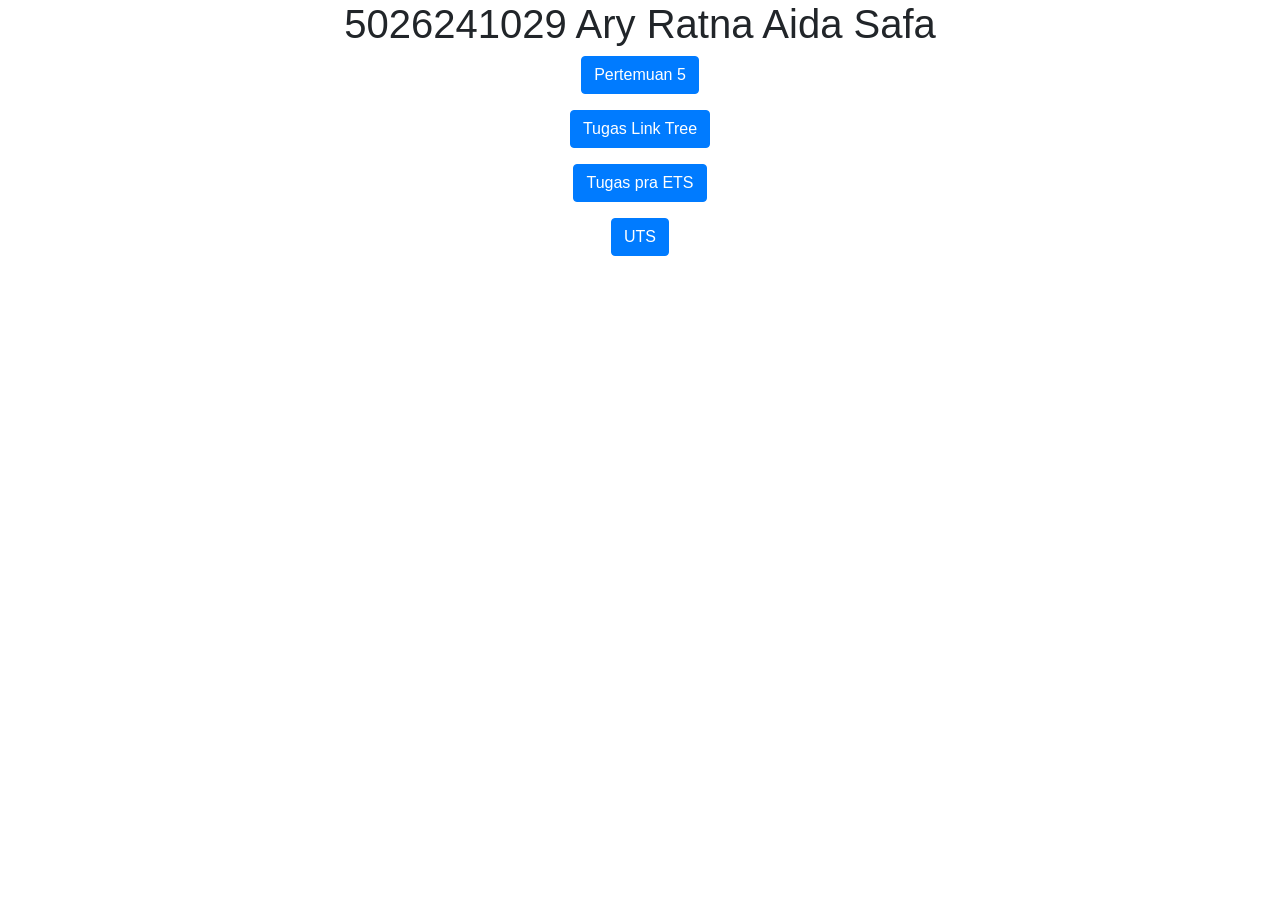
<file: index.html>
<!DOCTYPE html>
<html lang="en">

<head>
    <title>5026241029</title>
    <meta charset="utf-8">
    <meta name="viewport" content="width=device-width, initial-scale=1">
    <link rel="stylesheet" href="https://cdn.jsdelivr.net/npm/bootstrap@4.6.2/dist/css/bootstrap.min.css">
    <script src="https://cdn.jsdelivr.net/npm/jquery@3.7.1/dist/jquery.slim.min.js"></script>
    <script src="https://cdn.jsdelivr.net/npm/popper.js@1.16.1/dist/umd/popper.min.js"></script>
    <script src="https://cdn.jsdelivr.net/npm/bootstrap@4.6.2/dist/js/bootstrap.bundle.min.js"></script>
</head>

<body>

    <div class="container">
        <center>
            <h1>5026241029 Ary Ratna Aida Safa</h1>
            <p>
                <a href="pertemuan5.html" target="_blank" class="btn btn-primary">Pertemuan 5</a>
            </p>

            <p>
                <a href="Tugas_Linktree.html" target="_blank" class="btn btn-primary">Tugas Link Tree</a>
            </p>

            <p>
                <a href="tugas_ets.html" class="btn btn-primary">Tugas pra ETS</a>
            </p>

            <p>
                <a href="startbootstrap-grayscale-gh-pages/5026241029.html" target="_blank" class="btn btn-primary">UTS</a>
            </p>

        </center>
    </div>

</body>

</html>
</file>
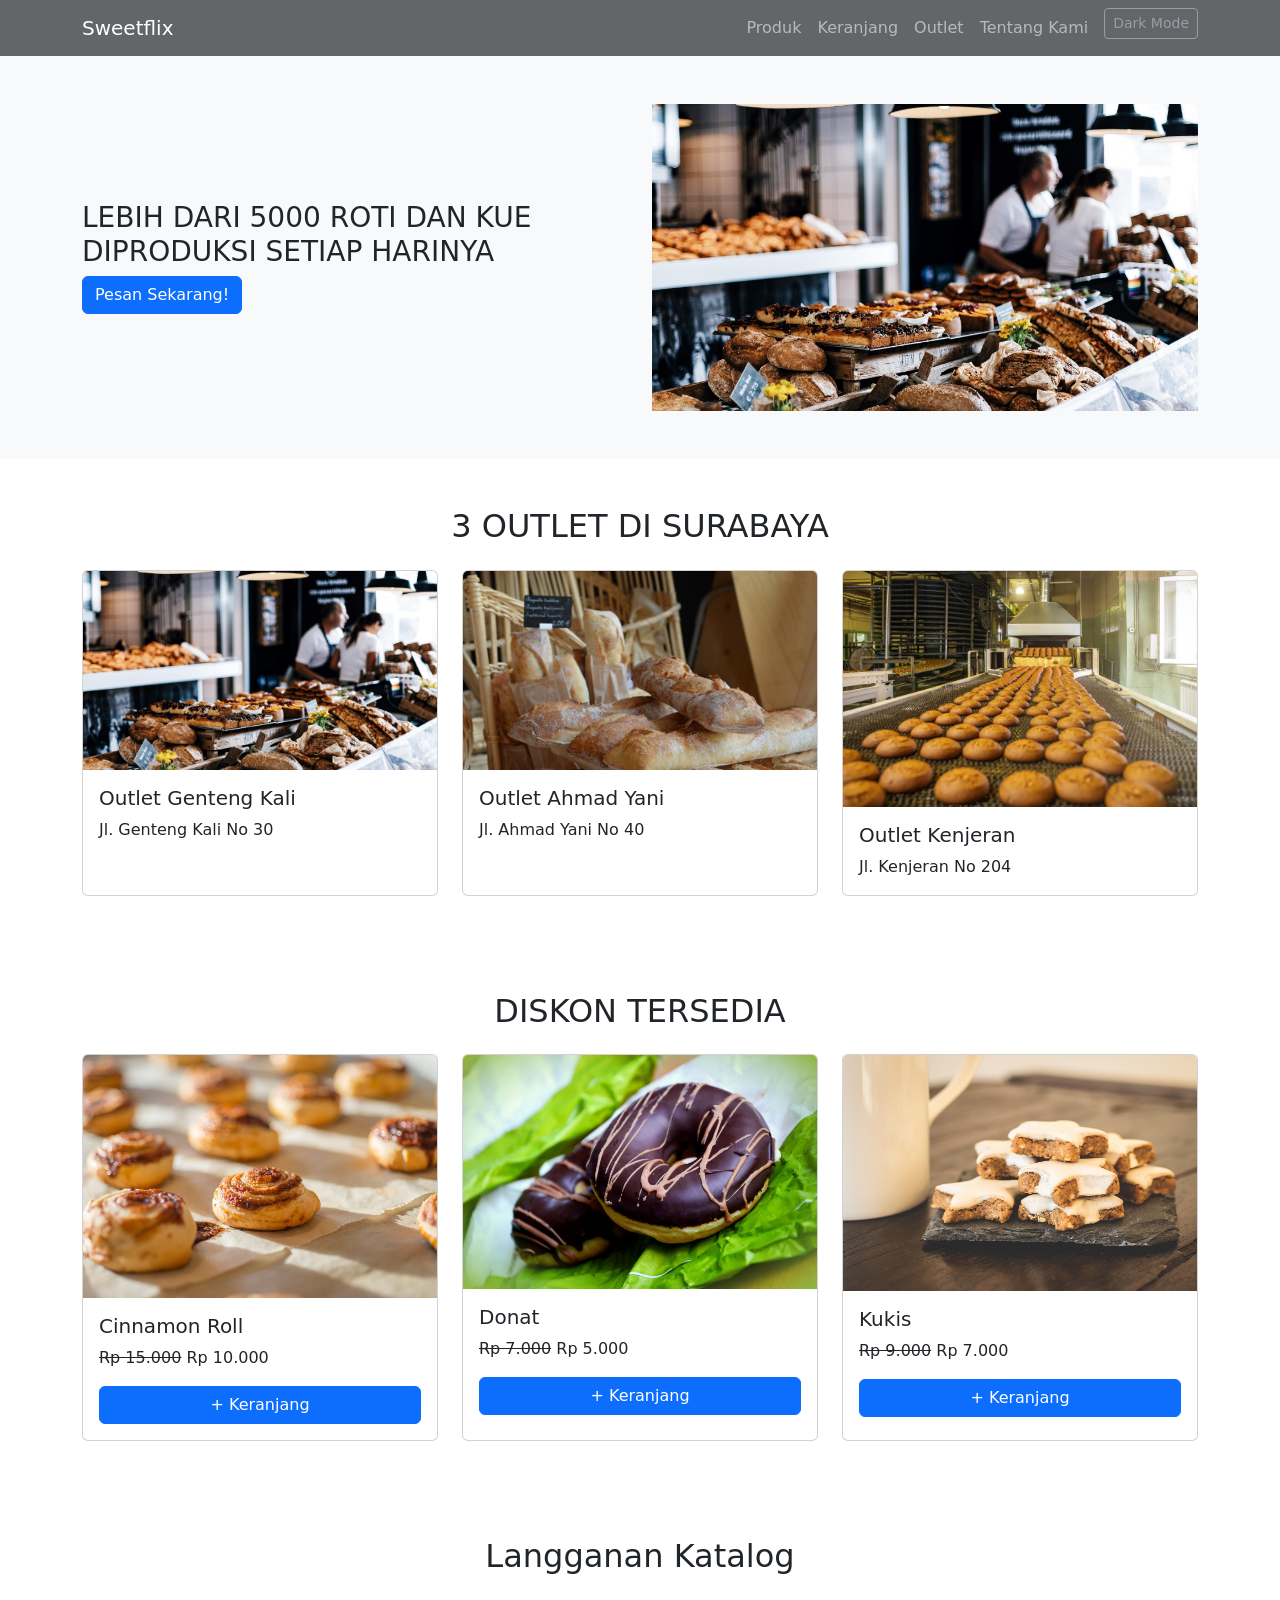
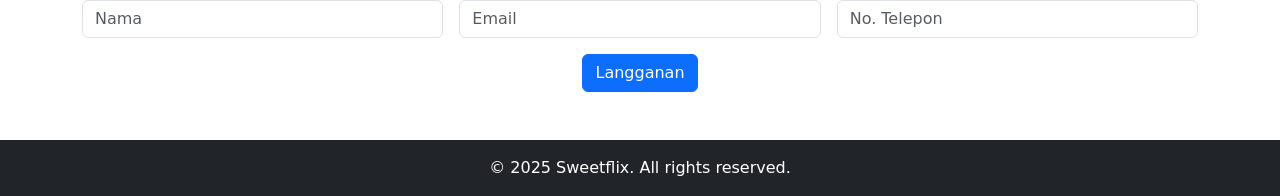
<file: Sweetflix Starter Template/index.html>
<!DOCTYPE html>
<html lang="en">
<head>
  <meta charset="UTF-8">
  <meta name="viewport" content="width=device-width, initial-scale=1">
  <title>E-Commerce Landing Page</title>
  <link href="https://cdn.jsdelivr.net/npm/bootstrap@5.3.0/dist/css/bootstrap.min.css" rel="stylesheet">
  <style>
    .header-website {
      position: sticky;
      top: 0;
      z-index: 1000;
      opacity: 0.7;
    }

    .outlet-card:hover, .discount-card:hover {
      transform: scale(1.05);
      transition: transform 0.3s ease;
    }

    .tombol-keranjang:focus {
      background-color: yellow;
      color: black;
    }

    body.dark-mode {
      background-color: #121212;
      color: #ffffff;
    }
  </style>
</head>
<body>

<!-- Navbar -->
<nav class="header-website navbar navbar-expand-lg navbar-dark bg-dark">
  <div class="container">
    <a class="navbar-brand" href="#">Sweetflix</a>
    <button class="navbar-toggler" type="button" data-bs-toggle="collapse" data-bs-target="#nav">
      <span class="navbar-toggler-icon"></span>
    </button>
    <div class="collapse navbar-collapse" id="nav">
      <ul class="navbar-nav ms-auto">
        <li class="nav-item"><a class="nav-link" href="#">Produk</a></li>
        <li class="nav-item"><a class="nav-link" href="#products">Keranjang</a></li>
        <li class="nav-item"><a class="nav-link" href="#about">Outlet</a></li>
        <li class="nav-item"><a class="nav-link" href="#contact">Tentang Kami</a></li>
        <li class="nav-item"><button id="darkToggle" class="btn btn-sm btn-outline-secondary ms-2">Dark Mode</button></li>
      </ul>
    </div>
  </div>
</nav>

<!-- Hero Section -->
<section class="bg-light py-5">
  <div class="container">
    <div class="row align-items-center">
      <div class="col-md-6">
        <h3>LEBIH DARI 5000 ROTI DAN KUE DIPRODUKSI SETIAP HARINYA</h3>
        <a href="#products" class="btn btn-primary">Pesan Sekarang!</a>
      </div>
      <div class="col-md-6 text-center">
        <img src="assets/Gambar Bakery (3).jpg" class="img-fluid" alt="hero">
      </div>
    </div>
  </div>
</section>

<!-- Products -->
<section id="products" class="py-5">
  <div class="container">
    <h2 class="text-center mb-4">3 OUTLET DI SURABAYA</h2>
    <div class="row g-4">

      <!-- Outlet -->
      <div class="outlet-card col-12 col-md-6 col-lg-4">
        <div class="card h-100">
          <img src="assets/Gambar Bakery (3).jpg" class="card-img-top">
          <div class="card-body d-flex flex-column">
            <h5 class="card-title">Outlet Genteng Kali</h5>
            <p class="card-text">Jl. Genteng Kali No 30</p>
          </div>
        </div>
      </div>

      <div class="outlet-card col-12 col-md-6 col-lg-4">
        <div class="card h-100">
          <img src="assets/Gambar Bakery (4).jpg" class="card-img-top">
          <div class="card-body d-flex flex-column">
            <h5 class="card-title">Outlet Ahmad Yani</h5>
            <p class="card-text">Jl. Ahmad Yani No 40</p>
          </div>
        </div>
      </div>

      <div class="outlet-card col-12 col-md-6 col-lg-4">
        <div class="card h-100">
          <img src="assets/Gambar Bakery (5).jpg" class="card-img-top">
          <div class="card-body d-flex flex-column">
            <h5 class="card-title">Outlet Kenjeran</h5>
            <p class="card-text">Jl. Kenjeran No 204</p>
          </div>
        </div>
      </div>

    </div>
  </div>
</section>

<!-- Discount Section -->
<section id="products" class="py-5">
  <div class="container">
    <h2 class="text-center mb-4">DISKON TERSEDIA</h2>
    <div class="row g-4">

      <!-- Discounts -->
      <div class="discount-card col-12 col-md-6 col-lg-4">
        <div class="card h-100">
          <img src="assets/Cinnamon roll.jpg" class="card-img-top">
          <div class="card-body d-flex flex-column">
            <h5 class="card-title">Cinnamon Roll</h5>
            <p class="card-text"><del>Rp 15.000</del> Rp 10.000</p>
            <button class="tombol-keranjang btn btn-primary">+ Keranjang</button>
          </div>
        </div>
      </div>

      <div class="discount-card col-12 col-md-6 col-lg-4">
        <div class="card h-100">
          <img src="assets/Donat.jpg" class="card-img-top">
          <div class="card-body d-flex flex-column">
            <h5 class="card-title">Donat</h5>
            <p class="card-text"><del>Rp 7.000</del> Rp 5.000</p>
            <button class="tombol-keranjang btn btn-primary">+ Keranjang</button>
          </div>
        </div>
      </div>

      <div class="discount-cardcol-12 col-md-6 col-lg-4">
        <div class="card h-100">
          <img src="assets/Kukis.jpg" class="card-img-top">
          <div class="card-body d-flex flex-column">
            <h5 class="card-title">Kukis</h5>
            <p class="card-text"><del>Rp 9.000</del> Rp 7.000</p>
            <button class="tombol-keranjang btn btn-primary">+ Keranjang</button>
          </div>
        </div>
      </div>

    </div>
  </div>
</section>

<!-- Contact -->
<section id="contact" class="py-5">
  <div class="container">
    <h2 class="text-center mb-4">Langganan Katalog</h2>
    <form id="subscribeForm" class="row g-3">
      <div class="col-md-4">
        <input type="text" id="nama" class="form-control" placeholder="Nama">
        <div class="invalid-feedback">Nama wajib diisi</div>
      </div>
      <div class="col-md-4">
        <input type="email" id="email" class="form-control" placeholder="Email">
        <div class="invalid-feedback">Email tidak valid</div>
      </div>
      <div class="col-md-4">
        <input type="text" id="phone" class="form-control" placeholder="No. Telepon">
        <div class="invalid-feedback">No. Telepon tidak valid</div>
      </div>
      <div class="col-12 text-center">
        <button class="btn btn-primary">Langganan</button>
      </div>
    </form>
  </div>
</section>

<!-- Footer -->
<footer class="bg-dark text-white text-center py-3">
  <p class="mb-0">© 2025 Sweetflix. All rights reserved.</p>
</footer>

<script src="https://cdn.jsdelivr.net/npm/bootstrap@5.3.0/dist/js/bootstrap.bundle.min.js"></script>
<script>
  document.getElementById('subscribeForm').addEventListener('submit', function(e) {
    e.preventDefault();

    const nama = document.getElementById('nama');
    const email = document.getElementById('email');
    const telepon = document.getElementById('phone');

    let isValid = true;

    // Reset validasi
    [nama, email, telepon].forEach(input => {
      input.classList.remove('is-invalid');
    });

    // Validasi Nama
    if(nama.value.trim() === "") {
      isValid = false;
      nama.classList.add('is-invalid');
    }

    // Validasi Email: harus mengikuti format email
    let emailPattern = /^[^\s@]+@[^\s@]+\.[^\s@]+$/;
    if(!email.value.match(emailPattern)) {
      isValid = false;
      email.classList.add('is-invalid');
    }

    // Validasi Telepon: harus berupa angka dan minimal 10 digit
    let phonePattern = /^\d{10,}$/;
    if(!telepon.value.match(phonePattern)) {
      isValid = false;
      telepon.classList.add('is-invalid');
    }

    if(isValid) {
      alert("Terima kasih telah berlangganan!");
      // Reset form setelah submit
      this.reset();
    }
  })
</script>
<script>
  const toggleButton = document.getElementById('darkToggle');

  // Load preference
  if(localStorage.getItem("theme") === "dark") {
    document.body.classList.add('dark-mode');
  }

  toggleButton.addEventListener('click', () => {
    document.body.classList.toggle('dark-mode');

    // Simpan preferensi
    if(document.body.classList.contains('dark-mode'))  {
      localStorage.setItem("theme", "dark");
      toggleButton.textContent = "Light Mode";
    } else {
      localStorage.setItem("theme", "light");
      toggleButton.textContent = "Dark Mode";
    }
  })
</script>
</body>
</html>
</file>
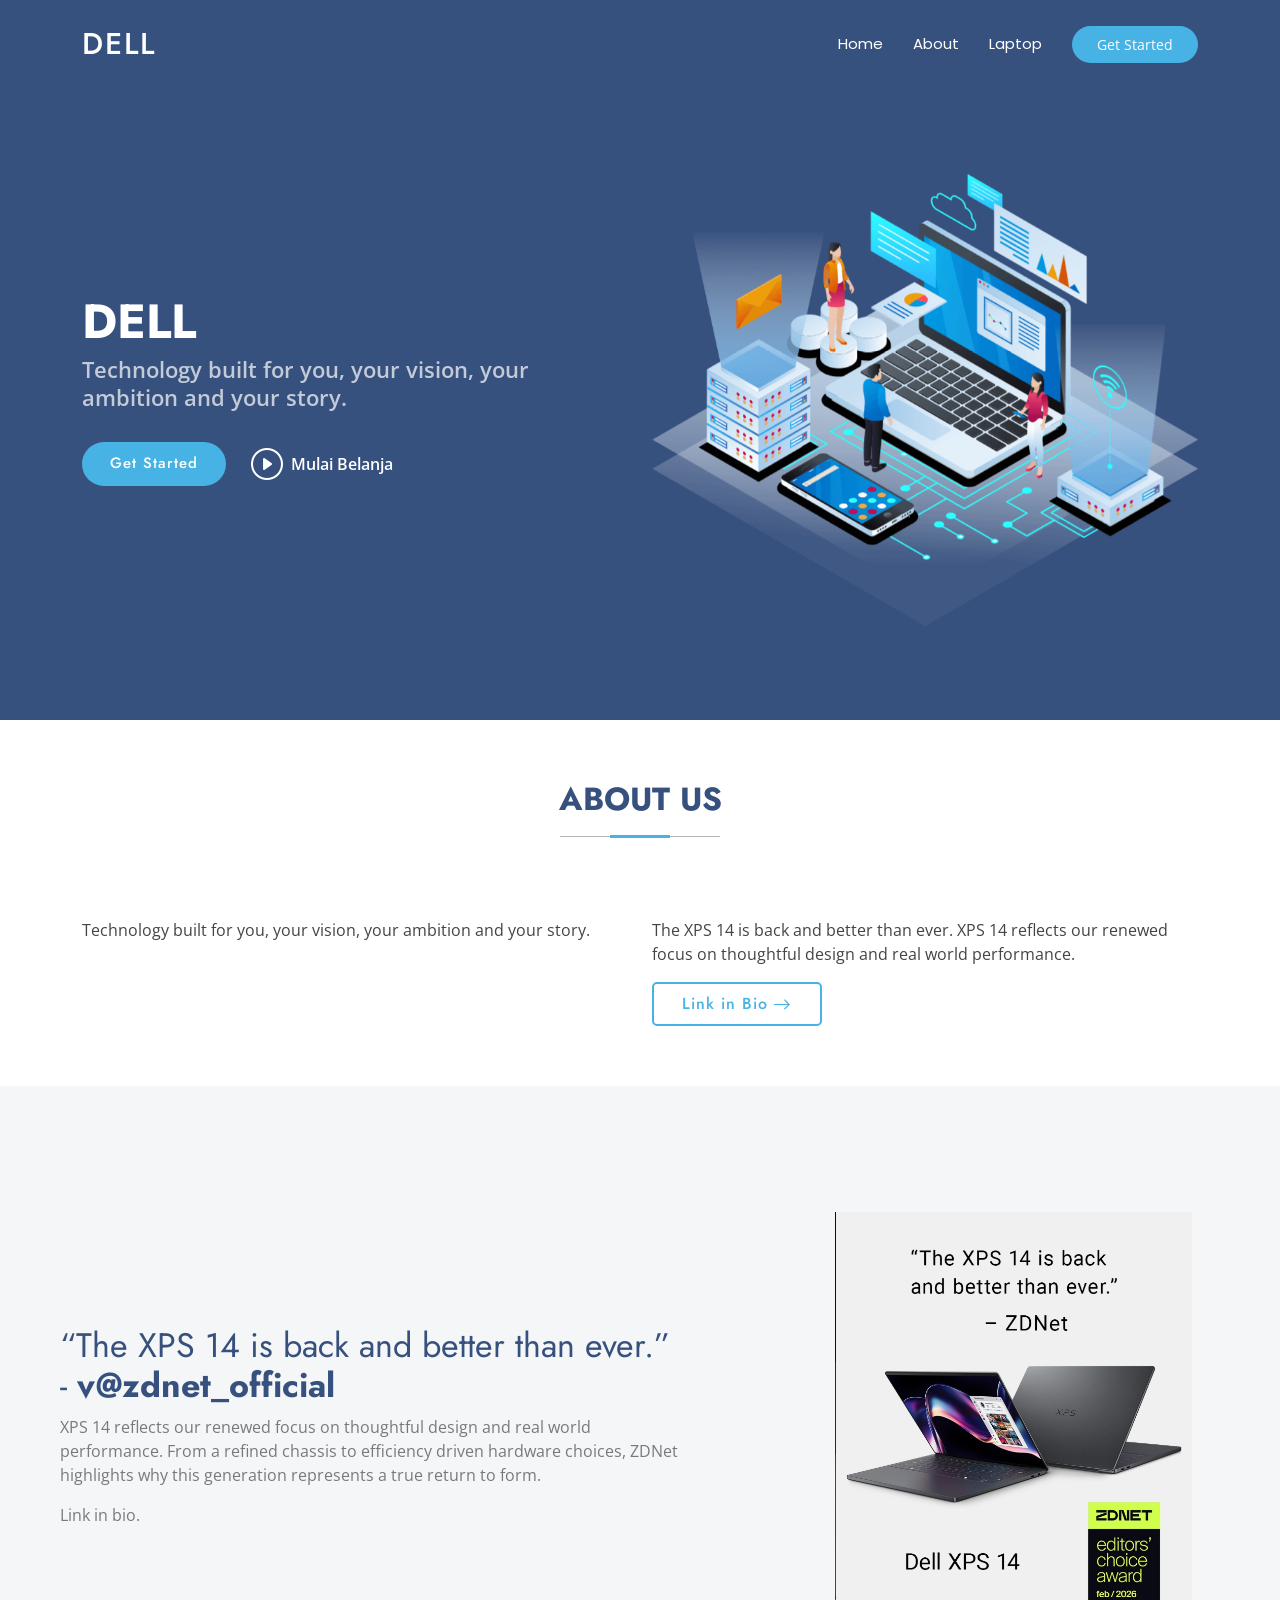
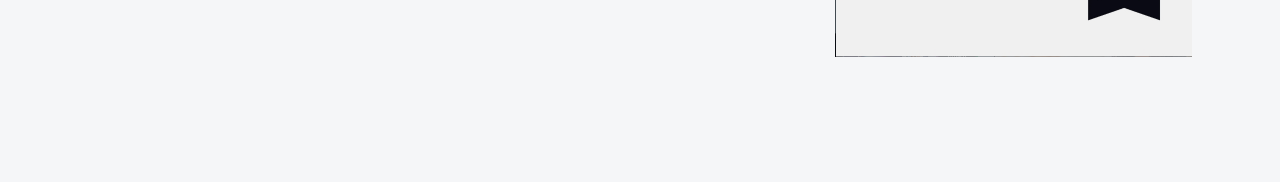
<file: pertemuan5.html>
<!DOCTYPE html>
<html lang="en">

<head>
    <meta charset="utf-8">
    <meta content="width=device-width, initial-scale=1.0" name="viewport">
    <title>DELL</title>
    <meta name="description" content="">
    <meta name="keywords" content="">

    <!-- Favicons -->
    <link href="assets/img/favicon.png" rel="icon">
    <link href="assets/img/apple-touch-icon.png" rel="apple-touch-icon">

    <!-- Fonts -->
    <link href="https://fonts.googleapis.com" rel="preconnect">
    <link href="https://fonts.gstatic.com" rel="preconnect" crossorigin>
    <link href="https://fonts.googleapis.com/css2?family=Open+Sans:ital,wght@0,300;0,400;0,500;0,600;0,700;0,800;1,300;1,400;1,500;1,600;1,700;1,800&family=Poppins:ital,wght@0,100;0,200;0,300;0,400;0,500;0,600;0,700;0,800;0,900;1,100;1,200;1,300;1,400;1,500;1,600;1,700;1,800;1,900&family=Jost:ital,wght@0,100;0,200;0,300;0,400;0,500;0,600;0,700;0,800;0,900;1,100;1,200;1,300;1,400;1,500;1,600;1,700;1,800;1,900&display=swap"
        rel="stylesheet">

    <!-- Vendor CSS Files -->
    <link href="assets/vendor/bootstrap/css/bootstrap.min.css" rel="stylesheet">
    <link href="assets/vendor/bootstrap-icons/bootstrap-icons.css" rel="stylesheet">
    <link href="assets/vendor/aos/aos.css" rel="stylesheet">
    <link href="assets/vendor/glightbox/css/glightbox.min.css" rel="stylesheet">
    <link href="assets/vendor/swiper/swiper-bundle.min.css" rel="stylesheet">

    <!-- Main CSS File -->
    <link href="assets/css/main.css" rel="stylesheet">

    <!-- =======================================================
  * Template Name: Arsha
  * Template URL: https://bootstrapmade.com/arsha-free-bootstrap-html-template-corporate/
  * Updated: Feb 22 2025 with Bootstrap v5.3.3
  * Author: BootstrapMade.com
  * License: https://bootstrapmade.com/license/
  ======================================================== -->
</head>

<body class="index-page">
    <header id="header" class="header d-flex align-items-center fixed-top">
        <div class="container-fluid container-xl position-relative d-flex align-items-center">

            <a href="index.html" class="logo d-flex align-items-center me-auto">
                <!-- Uncomment the line below if you also wish to use an image logo -->
                <!-- <img src="assets/img/logo.webp" alt=""> -->
                <h1 class="sitename">DELL</h1>
            </a>

            <nav id="navmenu" class="navmenu">
                <ul>
                    <li><a href="#header" class="active">Home</a></li>
                    <li><a href="#about">About</a></li>
                    <li><a href="#laptop">Laptop</a></li>
                </ul>
                <i class="mobile-nav-toggle d-xl-none bi bi-list"></i>
            </nav>

            <a class="btn-getstarted" href="#about">Get Started</a>

        </div>
    </header>

    <main class="main">
        <!-- Header Section -->
        <section id="header" class="hero section dark-background">

            <div class="container">
                <div class="row gy-4">
                    <div class="col-lg-6 order-2 order-lg-1 d-flex flex-column justify-content-center" data-aos="zoom-out">
                        <h1>DELL</h1>
                        <p>Technology built for you, your vision, your ambition and your story.</p>
                        <div class="d-flex">
                            <a href="#about" class="btn-get-started">Get Started</a>
                            <a href="visitstore.bio/dell?tab=ig" class="glightbox btn-watch-video d-flex align-items-center"><i class="bi bi-play-circle"></i><span>Mulai Belanja</span></a>
                        </div>
                    </div>
                    <div class="col-lg-6 order-1 order-lg-2 hero-img" data-aos="zoom-out" data-aos-delay="200">
                        <img src="assets/img/hero-img.png" class="img-fluid animated" alt="">
                    </div>
                </div>
            </div>

        </section>
        <!-- /Header Section -->

        <!-- About Section -->
        <section id="about" class="about section">

            <!-- Section Title -->
            <div class="container section-title" data-aos="fade-up">
                <h2>About Us</h2>
            </div>
            <!-- End Section Title -->

            <div class="container">

                <div class="row gy-4">

                    <div class="col-lg-6 content" data-aos="fade-up" data-aos-delay="100">
                        <p>
                            Technology built for you, your vision, your ambition and your story.
                        </p>
                    </div>

                    <div class="col-lg-6" data-aos="fade-up" data-aos-delay="200">
                        <p>The XPS 14 is back and better than ever. XPS 14 reflects our renewed focus on thoughtful design and real world performance. </p>
                        <a href="#" class="read-more"><span>Link in Bio</span><i class="bi bi-arrow-right"></i></a>
                    </div>

                </div>

            </div>

        </section>
        <!-- /About Section -->

        <!-- Laptop Section -->
        <section id="laptop" class="section why-us light-background" data-builder="section">

            <div class="container-fluid">

                <div class="row gy-4">

                    <div class="col-lg-7 d-flex flex-column justify-content-center order-2 order-lg-1">

                        <div class="content px-xl-5" data-aos="fade-up" data-aos-delay="100">
                            <h3><span>“The XPS 14 is back and better than ever.” -
                                </span><strong>v@zdnet_official</strong></h3>

                            <p>XPS 14 reflects our renewed focus on thoughtful design and real world performance. From a refined chassis to efficiency driven hardware choices, ZDNet highlights why this generation represents a true return to form.</p>

                            <p>Link in bio.</p>

                        </div>

                    </div>

                    <div class="col-lg-5 order-1 order-lg-2 why-us-img">
                        <img src="assets/img/laptop.jpeg" class="img-fluid" alt="" data-aos="zoom-in" data-aos-delay="100">
                    </div>
                </div>

            </div>

        </section>
        <!-- /Laptop Section -->


    </main>

    <!-- Scroll Top -->
    <a href="#" id="scroll-top" class="scroll-top d-flex align-items-center justify-content-center"><i class="bi bi-arrow-up-short"></i></a>

    <!-- Preloader -->
    <div id="preloader"></div>

    <!-- Vendor JS Files -->
    <script src="assets/vendor/bootstrap/js/bootstrap.bundle.min.js"></script>
    <script src="assets/vendor/php-email-form/validate.js"></script>
    <script src="assets/vendor/aos/aos.js"></script>
    <script src="assets/vendor/glightbox/js/glightbox.min.js"></script>
    <script src="assets/vendor/swiper/swiper-bundle.min.js"></script>
    <script src="assets/vendor/waypoints/noframework.waypoints.js"></script>
    <script src="assets/vendor/imagesloaded/imagesloaded.pkgd.min.js"></script>
    <script src="assets/vendor/isotope-layout/isotope.pkgd.min.js"></script>

    <!-- Main JS File -->
    <script src="assets/js/main.js"></script>

</body>

</html>
</file>
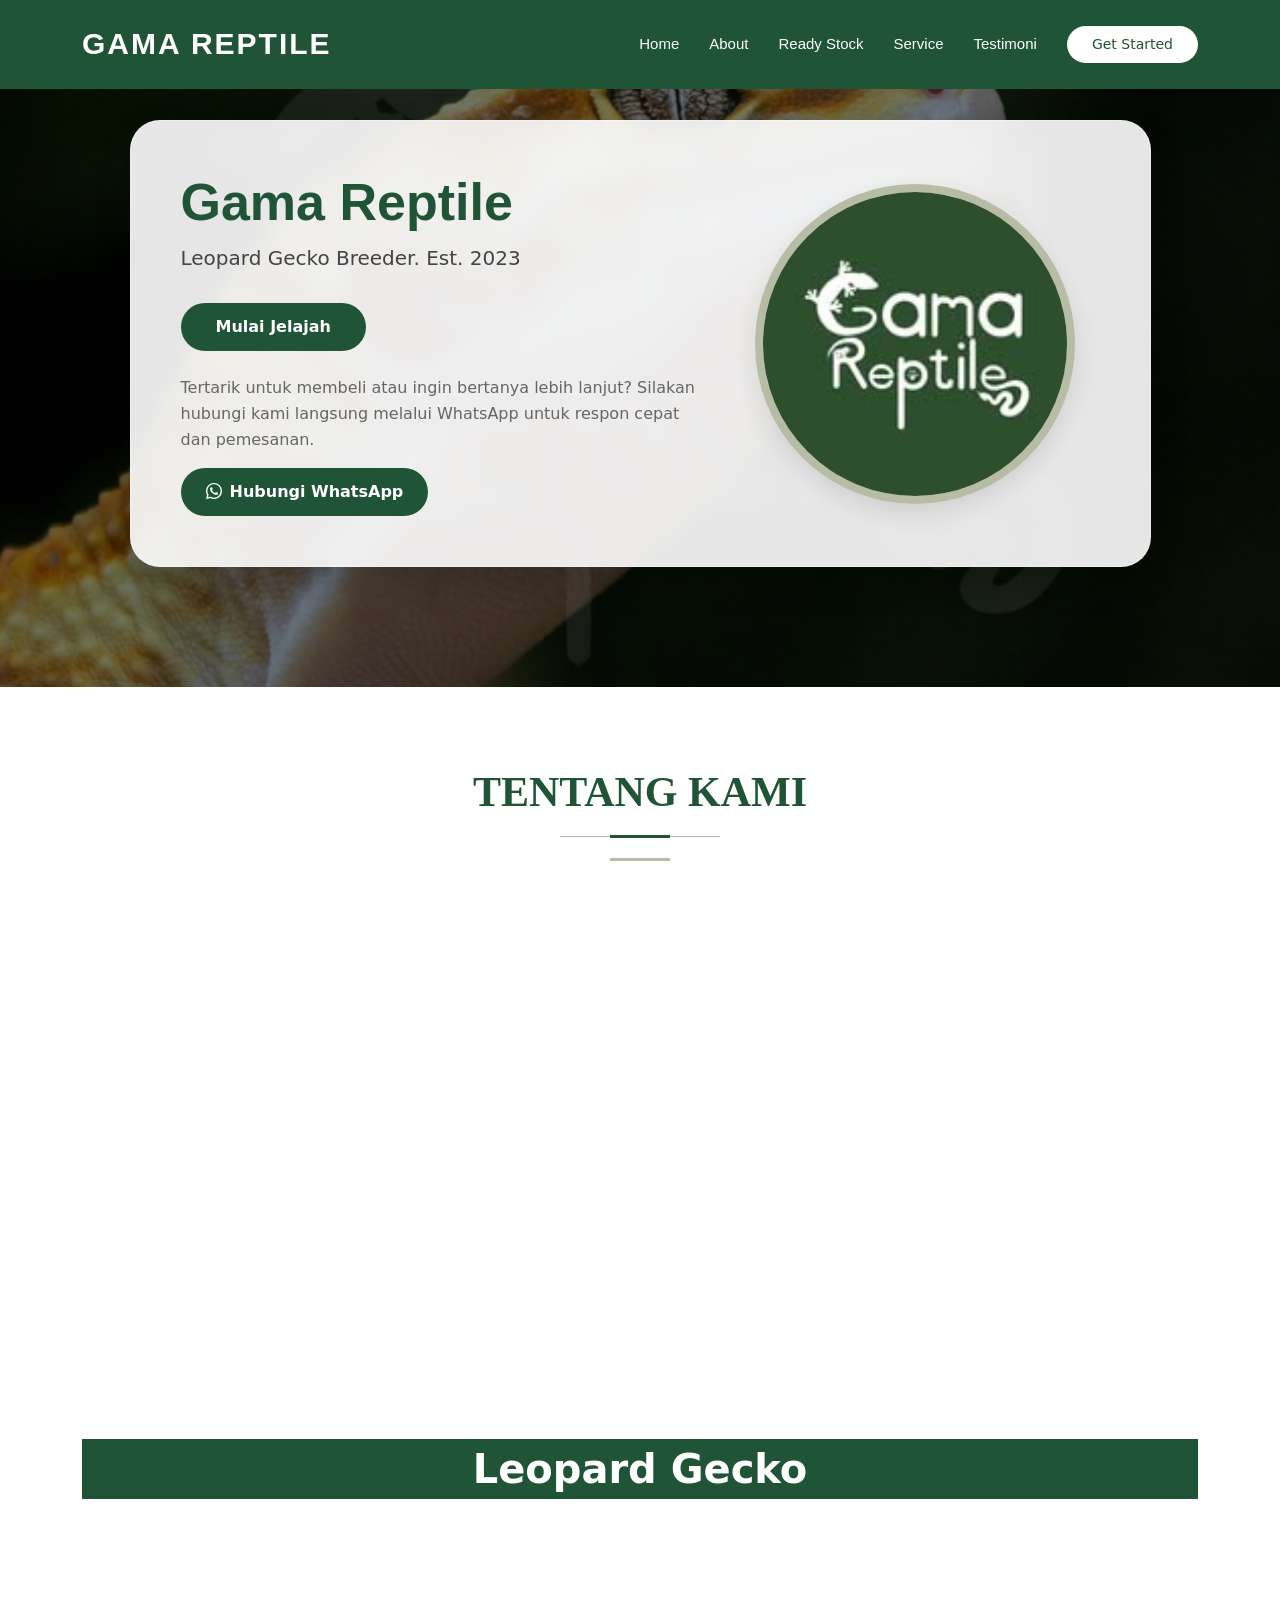
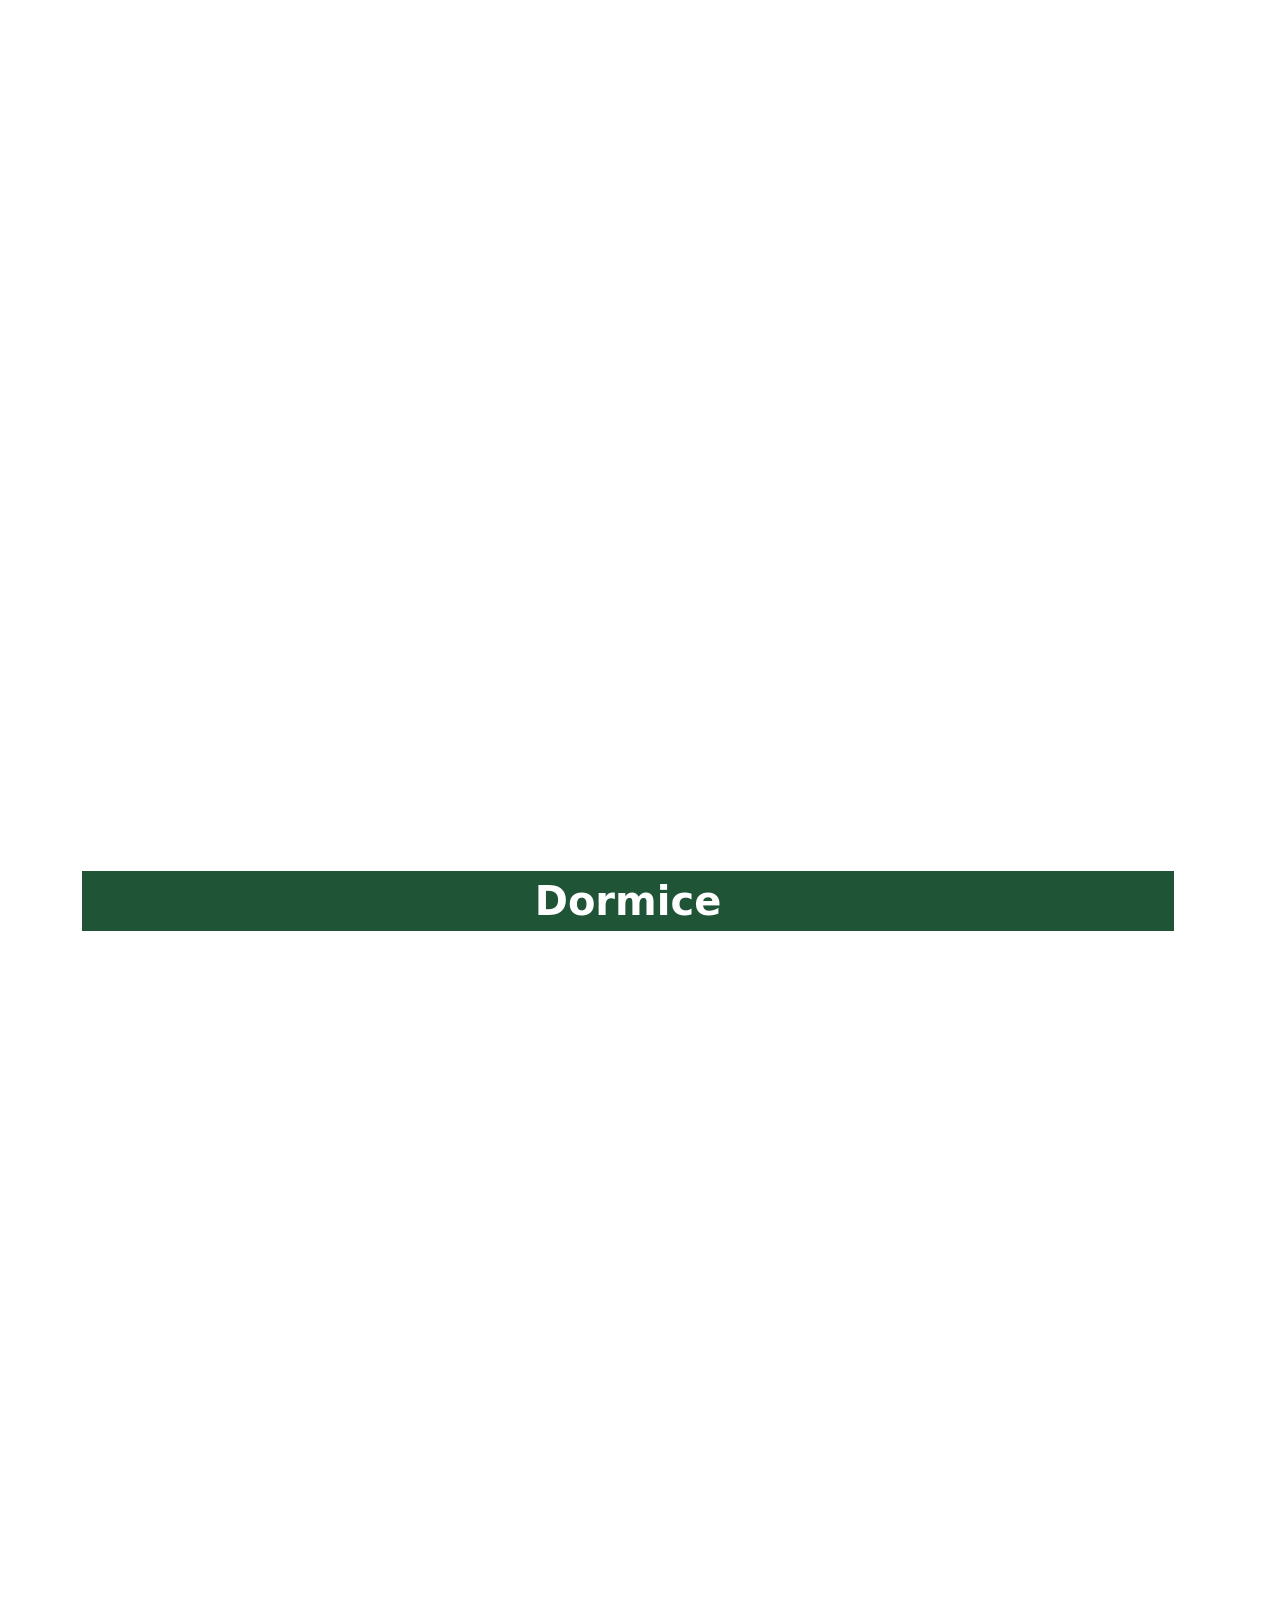
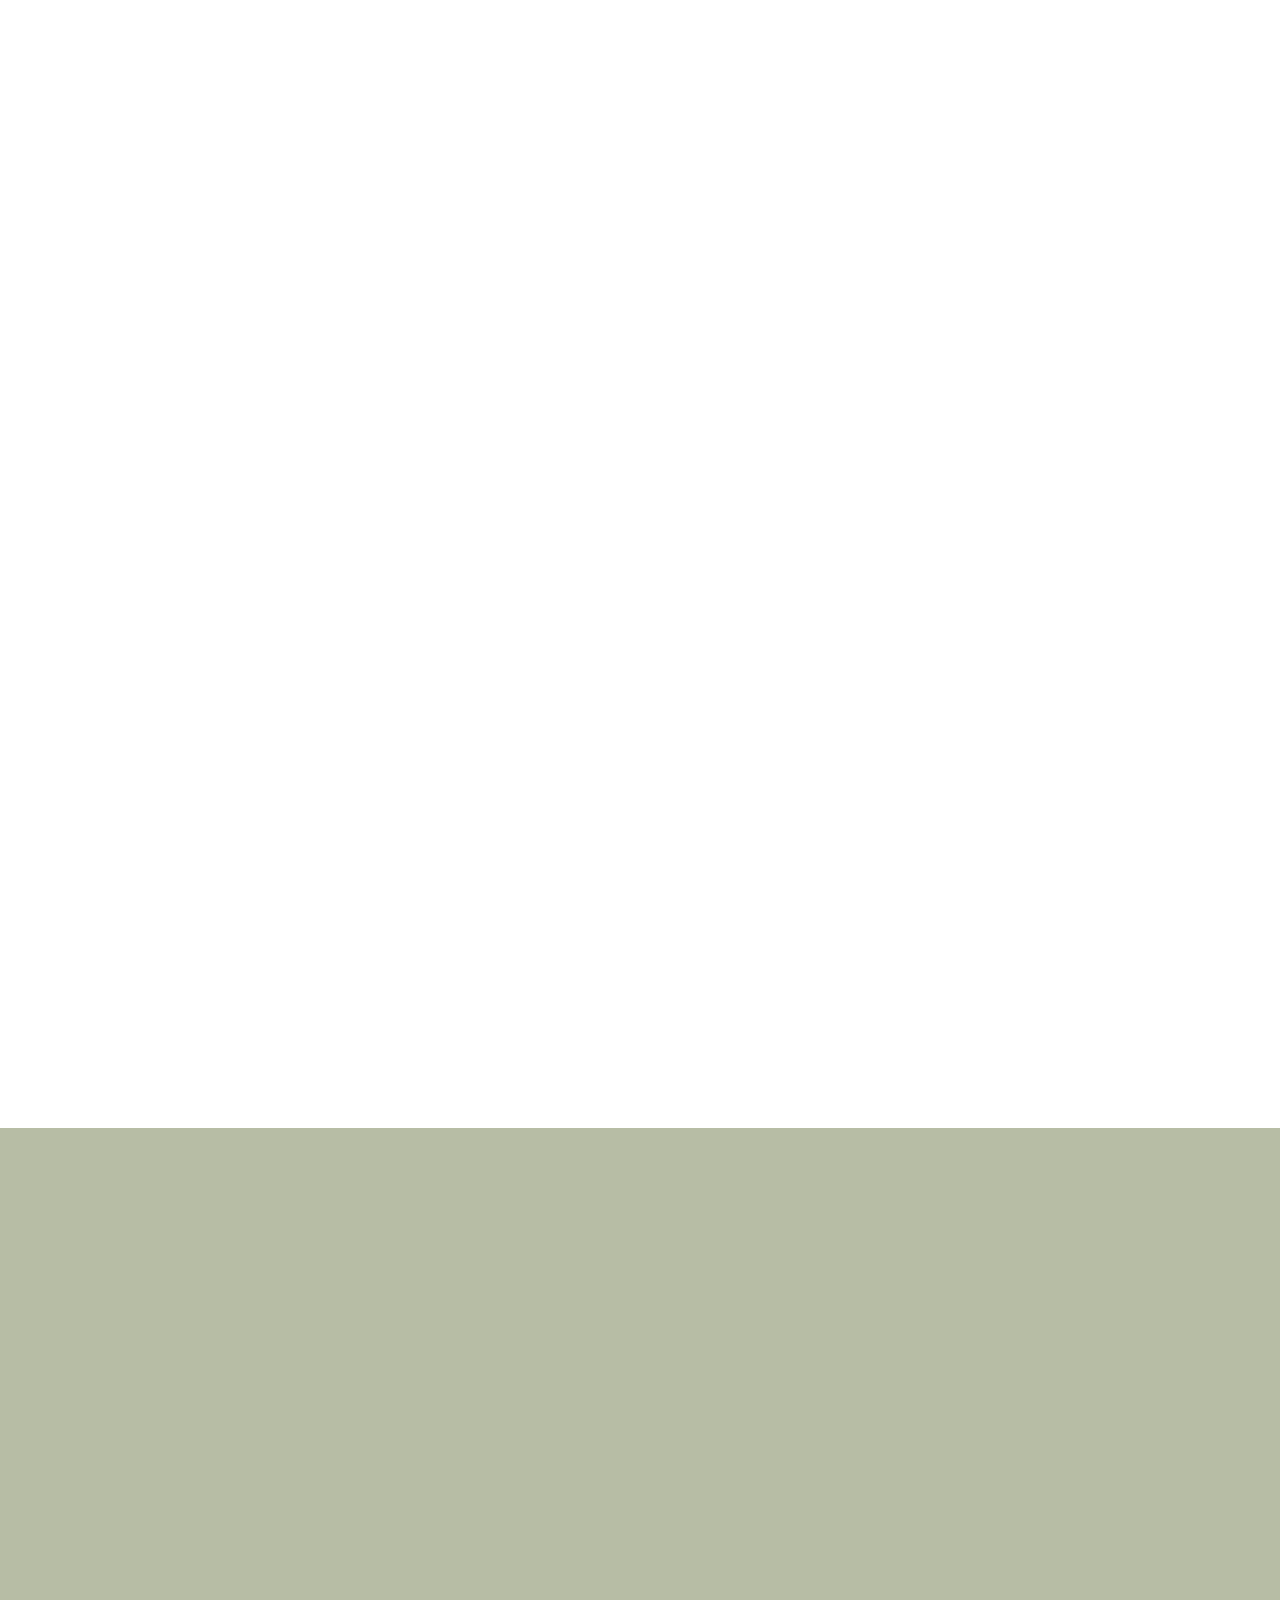
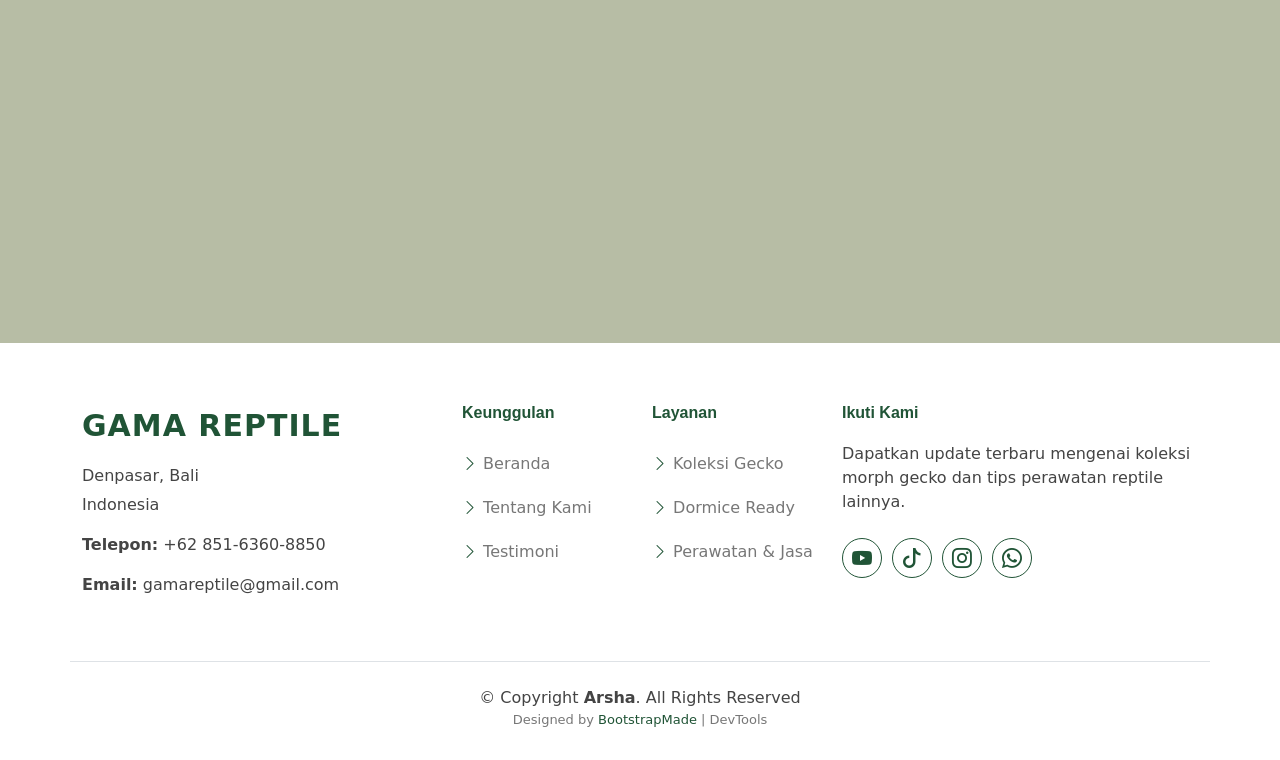
<file: tugas_ets.html>
<!DOCTYPE html>
<html lang="en">

<head>
    <meta charset="utf-8">
    <meta content="width=device-width, initial-scale=1.0" name="viewport">
    <title>Tugas Pra ETS - Ary Ratna Aida Safa</title>

    <!-- Favicons -->
    <link href="assets/img/favicon.png" rel="icon">
    <link href="assets/img/apple-touch-icon.png" rel="apple-touch-icon">

    <!-- Google Fonts -->
    <link href="https://fonts.googleapis.com/css2?family=Open+Sans...&family=Poppins...&family=Jost...&display=swap" rel="stylesheet">

    <!-- Vendor CSS Files -->
    <link href="assets/vendor/bootstrap/css/bootstrap.min.css" rel="stylesheet">
    <link href="assets/vendor/bootstrap-icons/bootstrap-icons.css" rel="stylesheet">
    <link href="assets/vendor/aos/aos.css" rel="stylesheet">
    <link href="assets/vendor/glightbox/css/glightbox.min.css" rel="stylesheet">
    <link href="assets/vendor/swiper/swiper-bundle.min.css" rel="stylesheet">

    <!-- Main CSS File -->
    <link href="assets/css/main.css" rel="stylesheet">
    <style>
        .btn-getstarted,
        .btn-get-started {
            background-color: rgb(255, 255, 255) !important;
            color: rgb(32, 84, 54) !important;
        }
        
        .btn-getstarted:hover,
        .btn-get-started:hover {
            background-color: rgb(183, 189, 165) !important;
            color: white !important;
        }
        
        .section-title h2::after {
            background-color: #205436 !important;
        }
        
        .navmenu a.active,
        .navmenu a.active:focus {
            color: #ffffff !important;
        }
        
        .navmenu a:hover {
            color: #b7bda5 !important;
        }
        
        .price-box {
            background: rgb(183, 189, 165);
            border-radius: 15px;
        }
        
        .price-item {
            background: white;
            border-radius: 10px;
            padding: 12px 15px;
            margin-bottom: 10px;
            display: flex;
            justify-content: space-between;
        }
        
        .price-kiri {
            font-weight: 600;
        }
        
        .price-kanan {
            font-weight: 700;
        }
        
        .hover-card {
            transition: all 0.3s ease;
        }
        
        .hover-card:hover {
            transform: scale(1.05) translateY(-5px);
            box-shadow: 0 10px 25px rgba(0, 0, 0, 0.2);
        }
        
        #preloader {
            position: fixed;
            top: 0;
            left: 0;
            right: 0;
            bottom: 0;
            z-index: 9999;
            overflow: hidden;
            background: #fff;
        }
        
        #preloader:before {
            content: "";
            position: fixed;
            top: calc(50% - 30px);
            left: calc(50% - 30px);
            border: 6px solid #205436;
            border-top-color: #e2e8f0;
            border-radius: 50%;
            width: 60px;
            height: 60px;
            animation: animate-preloader 1s linear infinite;
        }
        
        .hero-with-bg {
            position: relative;
            background: url('assets/img/bghero.jpeg') center center no-repeat;
            background-size: cover;
            padding: 120px 0;
            display: flex;
            align-items: center;
        }
        
        .hero-with-bg::before {
            content: "";
            position: absolute;
            inset: 0;
            background: rgba(0, 0, 0, 0.5);
            z-index: 1;
        }
        
        .hero-card {
            position: relative;
            z-index: 2;
            background: rgba(255, 255, 255, 0.9);
            backdrop-filter: blur(10px);
            border-radius: 30px;
            padding: 50px;
            box-shadow: 0 15px 35px rgba(0, 0, 0, 0.2);
            border: 1px solid rgba(255, 255, 255, 0.3);
        }
        
        @keyframes animate-preloader {
            0% {
                transform: rotate(0deg);
            }
            100% {
                transform: rotate(360deg);
            }
        }
    </style>
</head>

<body class="index-page">
    <!-- Preloader -->
    <div id="preloader"></div>
    <header id="header" class="header d-flex align-items-center fixed-top" style="background-color: #205436;">
        <div class="container-fluid container-xl position-relative d-flex align-items-center">
            <a href="index.html" class="logo d-flex align-items-center me-auto">
                <h1 class="sitename" style="font-weight: 700;">Gama Reptile</h1>
            </a>
            <nav id="navmenu" class="navmenu">
                <ul>
                    <li><a href="#hero" class="active">Home</a></li>
                    <li><a href="#about">About</a></li>
                    <li><a href="#ReadyStock">Ready Stock</a></li>
                    <li><a href="#Service">Service</a></li>
                    <li><a href="#Testimoni">Testimoni</a></li>

                </ul>
                <i class="mobile-nav-toggle d-xl-none bi bi-list"></i>
            </nav>
            <a class="btn-getstarted" href="#about">Get Started</a>
        </div>
    </header>
    <main class="main">
        <!-- Section 1: Hero Section -->
        <section id="hero" class="hero-with-bg section">
            <div class="container">
                <div class="row justify-content-center">
                    <div class="col-lg-11">

                        <!-- kartu  ngayang -->
                        <div class="hero-card" data-aos="zoom-in" data-aos-delay="100">
                            <div class="row gy-4 align-items-center">

                                <!-- Kolom Teks -->
                                <div class="col-lg-7 order-2 order-lg-1 d-flex flex-column justify-content-center">
                                    <h1 style="color: #205436; font-size: 52px; font-weight: 800; margin-bottom: 10px;">Gama Reptile</h1>
                                    <p style="font-size: 20px; font-weight: 500; color: #444; margin-bottom: 30px;">Leopard Gecko Breeder. Est. 2023</p>

                                    <div class="d-flex mb-4">
                                        <a href="#about" class="btn-get-started" style="background-color: #205436 !important; color: white !important; padding: 12px 35px; border-radius: 50px; font-weight: 600; text-decoration: none;">Mulai Jelajah</a>
                                    </div>

                                    <p style="color: #666; line-height: 1.6; max-width: 550px;">
                                        Tertarik untuk membeli atau ingin bertanya lebih lanjut? Silakan hubungi kami langsung melalui WhatsApp untuk respon cepat dan pemesanan.
                                    </p>

                                    <a href="https://api.whatsapp.com/send/?phone=6285163608850" target="_blank" style="display: inline-flex; align-items: center; width: fit-content; background:#205436; color:white; padding:12px 25px; border-radius:30px; text-decoration:none; font-weight: 600; transition: 0.3s;">
                                        <i class="bi bi-whatsapp me-2"></i> Hubungi WhatsApp
                                    </a>
                                </div>

                                <!--Logo -->
                                <div class="col-lg-5 order-1 order-lg-2 d-flex justify-content-center">
                                    <div class="logo-wrapper" style="position: relative;">
                                        <img src="assets/img/logoGamaReptile.jpg" class="img-fluid" style="width:320px; border-radius:50%; border: 8px solid #b7bda5; box-shadow: 0 10px 25px rgba(0,0,0,0.1);">
                                    </div>
                                </div>

                            </div>
                        </div>

                    </div>
                </div>
            </div>
        </section>
        <!-- Section 2: About Section -->
        <!-- Section: Tentang Kami (Versi Gama Reptile) -->
        <section id="about" class="about section" style="background-color: #ffffff; padding: 80px 0;">
            <div class="container section-title text-center" data-aos="fade-up">
                <h2 style="color: #205436; font-family: 'Playfair Display', serif; font-size: 42px; font-weight: 700;">TENTANG KAMI</h2>
                <div style="width: 60px; height: 3px; background-color: #b7bda5; margin: 10px auto 40px auto;"></div>
            </div>

            <div class="container">
                <div class="row gy-4 align-items-center">

                    <!-- Kolom Kiri: Poin Keunggulan -->
                    <div class="col-lg-5" data-aos="fade-up" data-aos-delay="100">
                        <p style="color: #555; font-size: 18px; margin-bottom: 25px; line-height: 1.6;">
                            Bagi kalian yang ingin mengoleksi Leopard Gecko berkualitas atau sekadar konsultasi seputar perawatan, bisa langsung cek katalog terbaru kami.
                        </p>

                        <ul style="list-style: none; padding: 0;">
                            <li style="margin-bottom: 15px; display: flex; align-items: flex-start;">
                                <i class="bi bi-check-circle-fill" style="color: #205436; font-size: 20px; margin-right: 15px;"></i>
                                <span style="color: #444; font-weight: 500;">Indukan Berkualitas & Morph Terjamin 100%.</span>
                            </li>
                            <li style="margin-bottom: 15px; display: flex; align-items: flex-start;">
                                <i class="bi bi-check-circle-fill" style="color: #205436; font-size: 20px; margin-right: 15px;"></i>
                                <span style="color: #444; font-weight: 500;">Edukasi Perawatan & Konsultasi Kesehatan Gratis.</span>
                            </li>
                            <li style="margin-bottom: 15px; display: flex; align-items: flex-start;">
                                <i class="bi bi-check-circle-fill" style="color: #205436; font-size: 20px; margin-right: 15px;"></i>
                                <span style="color: #444; font-weight: 500;">Pengiriman Aman ke Seluruh Wilayah dengan Garansi.</span>
                            </li>
                        </ul>
                    </div>

                    <!-- Kolom Kanan: Deskripsi Brand -->
                    <div class="col-lg-7" data-aos="fade-up" data-aos-delay="200">
                        <div style="padding-left: 20px; border-left: 4px solid #b7bda5;">
                            <p style="color: #444; font-size: 17px; line-height: 1.8; text-align: justify;">
                                <strong>Gama Reptile</strong> bukan sekadar breeder biasa, tapi rumah bagi para pecinta reptil! Kami paham betul betapa pentingnya memiliki peliharaan yang sehat dengan genetika yang jelas tanpa harus merogoh kocek terlalu
                                dalam.
                            </p>
                            <p style="color: #444; font-size: 17px; line-height: 1.8; text-align: justify;">
                                Sejak didirikan pada 2023, kami selalu hadir memberikan pelayanan terbaik, mulai dari jasa fattening hingga penanganan egg binding, serta dukungan penuh bagi komunitas herpetokultur lokal.
                            </p>

                            <a href="https://www.instagram.com/gamareptile" target="_blank" style="display: inline-flex; align-items: center; margin-top: 20px; padding: 12px 30px; border: 2px solid #205436; color: #205436; text-decoration: none; font-weight: 600; border-radius: 5px; transition: 0.3s;">
                        Kunjungi Instagram <i class="bi bi-arrow-right" style="margin-left: 10px;"></i>
                    </a>
                        </div>
                    </div>

                </div>
            </div>
        </section>
        <!-- Section 3: barang ready-->
        <section id="ReadyStock" style=" background: url('assets/img/post3.jpeg') center center / cover no-repeat fixed; padding: 80px 0; position: relative;overflow: hidden;">

            <!-- overlay-->
            <div style="position: absolute; inset: 0; background: rgba(255, 255, 255, 0.4);z-index: 0;">
            </div>

            <div class="container" style="position: relative;z-index: 2;margin-top: -20px;">

                <!-- BARIS 1 -->
                <div class="row gy-4 ">
                    <div class="col-md-12">
                        <center>
                            <p style="font-size:40px; font-weight: 600; color: #ffffff; background-color:rgb(32, 84, 54); ">Leopard Gecko</p>
                        </center>
                    </div>
                </div>

                <!-- BARIS 2 -->
                <div class="row gy-4 mt-2 ">
                    <div class="col-md-4" data-aos="fade-up">
                        <div class="hover-card" style="background-color:#fff; border-radius:10px; padding:15px; ">
                            <img src="assets/img/PriceListGecko1.jpeg " class="img-fluid " style="width:100%; height:500px; border-radius:30px; object-fit:cover; ">
                            <p style="margin-top: 30px; font-size: 25px; ">
                                Morph: Tremper Jungle<br> Sire: Tremper Redstripe CT<br> Dam: Tremper W/Y<br> DOB: 10/10/25<br> Sex: Male<br> Line: Tremper<br> Code: Y25N370<br>
                            </p>
                        </div>
                    </div>

                    <div class="col-md-4" data-aos="fade-up" data-aos-delay="100">
                        <div class="hover-card" style="background-color:#fff; border-radius:10px; padding:15px; ">
                            <img src="assets/img/PriceListGecko2.jpeg " class="img-fluid " style="width:100%; height:500px; border-radius:30px; object-fit:cover; ">
                            <p style="margin-top: 30px; font-size: 25px; ">
                                Morph: Super Snow Eclipse<br> Sire: Super Snow Eclipse<br> Dam: Super Snow Raptor<br> DOB: 11/09/25<br> Sex: Male<br> Line: Tremper<br> Code: Y25N362<br>
                            </p>
                        </div>
                    </div>

                    <div class="col-md-4" data-aos="fade-up" data-aos-delay="200">
                        <div class="hover-card" style="background-color:#fff; border-radius:10px; padding:15px; ">
                            <img src="assets/img/PriceListGecko3.jpeg " class="img-fluid " style="width:100%; height:500px; border-radius:30px; object-fit:cover; ">
                            <p style="margin-top: 30px; font-size: 25px; ">
                                Morph: Sunspot Cross Blacknight<br> Sire: Sunspot<br> Dam: Blacknight Solid<br> DOB: 27/7/24<br> Sex: Male<br> Line: Tremper<br> Code: Y25N386<br>
                            </p>
                        </div>
                    </div>

                    <!-- BARIS 3 -->
                    <div class="row gy-4 ">
                        <div class="col-md-12 ">
                            <center>
                                <p style="font-size:40px; font-weight: 600; color: #ffffff; background-color:rgb(32, 84, 54); ">Dormice</p>
                            </center>
                        </div>
                    </div>
                    <!-- BARIS 4 -->
                    <div class="row gy-4 mt-2 ">

                        <div class="col-md-4" data-aos="fade-up">
                            <div class=" hover-card " style="background-color:#fff; border-radius:10px; padding:15px; ">
                                <img src="assets/img/Dormice1.jpeg " class="img-fluid " style="width:100%; height:500px; border-radius:30px; object-fit:cover; ">
                                <p style="margin-top: 30px; font-size: 25px; ">
                                    Jenis: Whitetail Unisex<br> Harga: 300K<br> DOB: November<br>
                                </p>
                            </div>
                        </div>
                    </div>
                </div>
            </div>
        </section>

        <!-- Section: Services Price List -->
        <section id="Service " style="background-color: #ffffff; ">
            <div class="container section-title " data-aos="fade-up">
                <h2 style=" color: #205436; ">Our Services</h2>
                <p style="color:#555; margin-top:10px; ">
                    Layanan perawatan dan treatment untuk menjaga kesehatan hewan
                </p>
            </div>

            <div class="container " style="margin-top:-20px; ">
                <div class=" row justify-content-center ">

                    <div class="col-lg-6 ">

                        <!-- SERVICE 1 -->
                        <div class="price-box" data-aos="fade-up" style="margin-bottom:25px">

                            <div style="background:#205436; color:white; padding:12px; text-align:center; border-radius:10px 10px 0 0; font-weight:700; ">
                                Leopard Gecko Fattening (1 Month)
                            </div>

                            <div style="padding:15px; ">
                                <div class="price-item ">
                                    <div class="price-kiri ">Baby</div>
                                    <div class="price-kanan ">Rp 110.000</div>
                                </div>

                                <div class="price-item ">
                                    <div class="price-kiri ">Juvenile</div>
                                    <div class="price-kanan ">Rp 150.000</div>
                                </div>

                                <div class="price-item ">
                                    <div class="price-kiri ">Adult</div>
                                    <div class="price-kanan ">Rp 250.000</div>
                                </div>
                            </div>
                        </div>

                        <!-- SERVICE 2 -->
                        <div class="price-box" data-aos="fade-up" data-aos-delay="100" style="margin-bottom:25px; ">

                            <div style="background:#205436; color:white; padding:12px; text-align:center; border-radius:10px 10px 0 0; font-weight:700; ">
                                Leopard Gecko Treatment (1 Week)
                            </div>

                            <div style="padding:15px; ">
                                <div class="price-item ">
                                    <div class="price-kiri ">Baby</div>
                                    <div class="price-kanan ">Rp 50.000</div>
                                </div>

                                <div class="price-item ">
                                    <div class="price-kiri ">Juvenile</div>
                                    <div class="price-kanan ">Rp 60.000</div>
                                </div>

                                <div class="price-item ">
                                    <div class="price-kiri ">Adult</div>
                                    <div class="price-kanan ">Rp 100.000</div>
                                </div>
                            </div>
                        </div>

                        <!-- SERVICE 3 -->
                        <div class="price-box" data-aos="fade-up" data-aos-delay="200">
                            <div style="background:#205436; color:white; padding:12px; text-align:center; border-radius:10px 10px 0 0; font-weight:700; ">
                                Leopard Gecko Egg Binding
                            </div>
                            <div style="padding:30px; text-align:center; ">
                                <h1 style="color:#205436; font-weight:800; ">Rp 100.000</h1>
                            </div>
                        </div>

                    </div>
                </div>
            </div>

        </section>
        </section>

        <!-- Section: Testimoni -->
        <section id="Testimoni" style="background-color:rgb(183, 189, 165);">
            <div class="container section-title" data-aos="fade-up">
                <h2 style=" color: #205436; ">Testimoni</h2>
                <p style="color:#555; font-size:16px; margin-bottom: 0px;">
                    Beberapa ulasan dari customer Gama Reptile yang sudah membeli
                </p>
            </div>

            <div class="container" style="margin-top:-20px;">
                <div class="row gy-4 justify-content-center">
                    <!-- TESTI 1 -->
                    <div class="col-md-4" data-aos="fade-up">
                        <center>
                            <div style="background:white; padding:20px; border-radius:15px; text-align:center; ">
                                <img src="assets/img/testi1.jpeg " style="width:100%; height:350px; border-radius:10%; object-fit:cover; margin-bottom:15px; ">
                                <p style="font-style:italic; font-size:x-large;">
                                    "Geckonya aman dan mulus! "
                                </p>

                                <p style="font-weight:700; color:#205436; ">
                                    - Customer A
                                </p>
                            </div>
                        </center>
                    </div>

                    <!-- TESTI 2 -->
                    <div class="col-md-4" data-aos="fade-up">
                        <center>
                            <div style="background:white; padding:20px; border-radius:15px; text-align:center; ">
                                <img src="assets/img/testi2.jpeg " style="width:100%; height:350px; border-radius:10%; object-fit:cover; margin-bottom:15px; ">
                                <p style="font-style:italic; font-size:x-large;">
                                    "Gecko sampai dengan selamat! "
                                </p>

                                <p style="font-weight:700; color:#205436; ">
                                    - Customer B
                                </p>
                            </div>
                        </center>
                    </div>
                </div>
            </div>
        </section>


        <!-- Footer Gama Reptile -->
        <footer id="footer " style="background-color: #ffffff; padding: 60px 0 30px 0; color: #444444; ">
            <div class="container ">
                <div class="row gy-4 ">

                    <!-- Profil Singkat & Kontak -->
                    <div class="col-lg-4 col-md-6 footer-about ">
                        <a href="index.html " class="logo d-flex align-items-center " style="text-decoration: none; ">
                            <span style="font-size: 30px; font-weight: 700; color: #205436; letter-spacing: 1px; ">GAMA REPTILE</span>
                        </a>
                        <div class="footer-contact pt-3 ">
                            <p style="margin-bottom: 5px; ">Denpasar, Bali</p>
                            <p style="margin-bottom: 5px; ">Indonesia</p>
                            <p class="mt-3 "><strong>Telepon:</strong> <span>+62 851-6360-8850</span></p>
                            <p><strong>Email:</strong> <span>gamareptile@gmail.com</span></p>
                        </div>
                    </div>

                    <!-- Navigasi Cepat -->
                    <div class="col-lg-2 col-md-3 footer-links ">
                        <h4 style="font-size: 16px; font-weight: bold; color: #205436; position: relative; padding-bottom: 12px; ">Keunggulan</h4>
                        <ul style="list-style: none; padding: 0; ">
                            <li style="padding: 10px 0; "><i class="bi bi-chevron-right " style="color: #205436; "></i> <a href="# " style="text-decoration: none; color: #777; ">Beranda</a></li>
                            <li style="padding: 10px 0; "><i class="bi bi-chevron-right " style="color: #205436; "></i> <a href="# " style="text-decoration: none; color: #777; ">Tentang Kami</a></li>
                            <li style="padding: 10px 0; "><i class="bi bi-chevron-right " style="color: #205436; "></i> <a href="# " style="text-decoration: none; color: #777; ">Testimoni</a></li>
                        </ul>
                    </div>

                    <!-- Layanan Kami -->
                    <div class="col-lg-2 col-md-3 footer-links ">
                        <h4 style="font-size: 16px; font-weight: bold; color: #205436; position: relative; padding-bottom: 12px; ">Layanan</h4>
                        <ul style="list-style: none; padding: 0; ">
                            <li style="padding: 10px 0; "><i class="bi bi-chevron-right " style="color: #205436; "></i> <a href="# " style="text-decoration: none; color: #777; ">Koleksi Gecko</a></li>
                            <li style="padding: 10px 0; "><i class="bi bi-chevron-right " style="color: #205436; "></i> <a href="# " style="text-decoration: none; color: #777; ">Dormice Ready</a></li>
                            <li style="padding: 10px 0; "><i class="bi bi-chevron-right " style="color: #205436; "></i> <a href="# " style="text-decoration: none; color: #777; ">Perawatan & Jasa</a></li>
                        </ul>
                    </div>

                    <!-- Media Sosial -->
                    <div class="col-lg-4 col-md-12 footer-social ">
                        <h4 style="font-size: 16px; font-weight: bold; color: #205436; position: relative; padding-bottom: 12px; ">Ikuti Kami</h4>
                        <p>Dapatkan update terbaru mengenai koleksi morph gecko dan tips perawatan reptile lainnya.</p>
                        <div class="social-links d-flex mt-4 ">
                            <a href="https://www.youtube.com/@gamareotile " style="font-size: 20px; color: #205436; border: 1px solid #205436; width: 40px; height: 40px; display: flex; justify-content: center; align-items: center; border-radius: 50%;
                            margin-right: 10px; text-decoration: none; "><i class="bi bi-youtube "></i></a>
                            <a href="https://www.tiktok.com/@gamareptile.id " style="font-size: 20px; color: #205436; border: 1px solid #205436; width: 40px; height: 40px; display: flex; justify-content: center; align-items: center; border-radius: 50%;
                            margin-right: 10px; text-decoration: none; "><i class="bi bi-tiktok "></i></a>
                            <a href="https://www.instagram.com/gamareptile " style="font-size: 20px; color: #205436; border: 1px solid #205436; width: 40px; height: 40px; display: flex; justify-content: center; align-items: center; border-radius: 50%;
                            margin-right: 10px; text-decoration: none; "><i class="bi bi-instagram "></i></a>
                            <a href="https://api.whatsapp.com/send?phone=6285163608850 " style="font-size: 20px; color: #205436; border: 1px solid #205436; width: 40px; height: 40px; display: flex; justify-content: center; align-items: center; border-radius:
                            50%; text-decoration: none; "><i class="bi bi-whatsapp "></i></a>
                        </div>
                    </div>

                </div>
            </div>

            <!-- Copyright -->
            <div class="container mt-5 border-top pt-4 ">
                <div class="copyright text-center ">
                    &copy; Copyright <strong><span>Arsha</span></strong>. All Rights Reserved
                </div>
                <div class="credits text-center " style="font-size: 13px; color: #777; mt-2 ">
                    Designed by <a href="# " style="color: #205436; text-decoration: none;">BootstrapMade</a> | DevTools
                </div>
            </div>
        </footer>
    </main>
    <!-- Vendor JS Files -->
    <script src="assets/vendor/bootstrap/js/bootstrap.bundle.min.js "></script>
    <script src="assets/vendor/aos/aos.js "></script>
    <script src="assets/vendor/glightbox/js/glightbox.min.js "></script>
    <script src="assets/vendor/swiper/swiper-bundle.min.js "></script>
    <script src="assets/vendor/isotope-layout/isotope.pkgd.min.js "></script>

    <!-- Main JS File -->
    <script src="assets/js/main.js "></script>
    <script>
        document.addEventListener('DOMContentLoaded', function() {
            AOS.init();
        });
    </script>
    <script>
        /**
         * Preloader
         */
        const preloader = document.querySelector('#preloader');
        if (preloader) {
            window.addEventListener('load', () => {
                preloader.remove();
            });
        }
    </script>
</body>

</html>
</file>
<file: assets/css/main.css>
/**
* Template Name: Arsha
* Template URL: https://bootstrapmade.com/arsha-free-bootstrap-html-template-corporate/
* Updated: Feb 22 2025 with Bootstrap v5.3.3
* Author: BootstrapMade.com
* License: https://bootstrapmade.com/license/
*/

/*--------------------------------------------------------------
# Font & Color Variables
# Help: https://bootstrapmade.com/color-system/
--------------------------------------------------------------*/
/* Fonts */
:root {
  --default-font: "Open Sans",  system-ui, -apple-system, "Segoe UI", Roboto, "Helvetica Neue", Arial, "Noto Sans", "Liberation Sans", sans-serif, "Apple Color Emoji", "Segoe UI Emoji", "Segoe UI Symbol", "Noto Color Emoji";
  --heading-font: "Jost",  sans-serif;
  --nav-font: "Poppins",  sans-serif;
}

/* Global Colors - The following color variables are used throughout the website. Updating them here will change the color scheme of the entire website */
:root { 
  --background-color: #ffffff; /* Background color for the entire website, including individual sections */
  --default-color: #444444; /* Default color used for the majority of the text content across the entire website */
  --heading-color: #37517e; /* Color for headings, subheadings and title throughout the website */
  --accent-color: #47b2e4; /* Accent color that represents your brand on the website. It's used for buttons, links, and other elements that need to stand out */
  --surface-color: #ffffff; /* The surface color is used as a background of boxed elements within sections, such as cards, icon boxes, or other elements that require a visual separation from the global background. */
  --contrast-color: #ffffff; /* Contrast color for text, ensuring readability against backgrounds of accent, heading, or default colors. */
}

/* Nav Menu Colors - The following color variables are used specifically for the navigation menu. They are separate from the global colors to allow for more customization options */
:root {
  --nav-color: #ffffff;  /* The default color of the main navmenu links */
  --nav-hover-color: #47b2e4; /* Applied to main navmenu links when they are hovered over or active */
  --nav-mobile-background-color: #ffffff; /* Used as the background color for mobile navigation menu */
  --nav-dropdown-background-color: #ffffff; /* Used as the background color for dropdown items that appear when hovering over primary navigation items */
  --nav-dropdown-color: #444444; /* Used for navigation links of the dropdown items in the navigation menu. */
  --nav-dropdown-hover-color: #47b2e4; /* Similar to --nav-hover-color, this color is applied to dropdown navigation links when they are hovered over. */
}

/* Color Presets - These classes override global colors when applied to any section or element, providing reuse of the sam color scheme. */

.light-background {
  --background-color: #f5f6f8;
  --surface-color: #ffffff;
}

.dark-background {
  --background-color: #37517e;
  --default-color: #ffffff;
  --heading-color: #ffffff;
  --surface-color: #4668a2;
  --contrast-color: #ffffff;
}

/* Smooth scroll */
:root {
  scroll-behavior: smooth;
}

/*--------------------------------------------------------------
# General Styling & Shared Classes
--------------------------------------------------------------*/
body {
  color: var(--default-color);
  background-color: var(--background-color);
  font-family: var(--default-font);
}

a {
  color: var(--accent-color);
  text-decoration: none;
  transition: 0.3s;
}

a:hover {
  color: color-mix(in srgb, var(--accent-color), transparent 25%);
  text-decoration: none;
}

h1,
h2,
h3,
h4,
h5,
h6 {
  color: var(--heading-color);
  font-family: var(--heading-font);
}

/* PHP Email Form Messages
------------------------------*/
.php-email-form .error-message {
  display: none;
  background: #df1529;
  color: #ffffff;
  text-align: left;
  padding: 15px;
  margin-bottom: 24px;
  font-weight: 600;
}

.php-email-form .sent-message {
  display: none;
  color: #ffffff;
  background: #059652;
  text-align: center;
  padding: 15px;
  margin-bottom: 24px;
  font-weight: 600;
}

.php-email-form .loading {
  display: none;
  background: var(--surface-color);
  text-align: center;
  padding: 15px;
  margin-bottom: 24px;
}

.php-email-form .loading:before {
  content: "";
  display: inline-block;
  border-radius: 50%;
  width: 24px;
  height: 24px;
  margin: 0 10px -6px 0;
  border: 3px solid var(--accent-color);
  border-top-color: var(--surface-color);
  animation: php-email-form-loading 1s linear infinite;
}

@keyframes php-email-form-loading {
  0% {
    transform: rotate(0deg);
  }

  100% {
    transform: rotate(360deg);
  }
}

/*--------------------------------------------------------------
# Global Header
--------------------------------------------------------------*/
.header {
  --background-color: #3d4d6a;
  --heading-color: #ffffff;
  color: var(--default-color);
  background-color: var(--background-color);
  padding: 15px 0;
  transition: all 0.5s;
  z-index: 997;
}

.header .logo {
  line-height: 1;
}

.header .logo img {
  max-height: 36px;
  margin-right: 8px;
}

.header .logo h1 {
  font-size: 30px;
  margin: 0;
  font-weight: 500;
  color: var(--heading-color);
  letter-spacing: 2px;
  text-transform: uppercase;
}

.header .btn-getstarted,
.header .btn-getstarted:focus {
  color: var(--contrast-color);
  background: var(--accent-color);
  font-size: 14px;
  padding: 8px 25px;
  margin: 0 0 0 30px;
  border-radius: 50px;
  transition: 0.3s;
}

.header .btn-getstarted:hover,
.header .btn-getstarted:focus:hover {
  color: var(--contrast-color);
  background: color-mix(in srgb, var(--accent-color), transparent 15%);
}

@media (max-width: 1200px) {
  .header .logo {
    order: 1;
  }

  .header .btn-getstarted {
    order: 2;
    margin: 0 15px 0 0;
    padding: 6px 15px;
  }

  .header .navmenu {
    order: 3;
  }
}

/* Index Page Header
------------------------------*/
.index-page .header {
  --background-color: rgba(255, 255, 255, 0);
  --heading-color: #ffffff;
  --nav-color: #ffffff;
}

/* Index Page Header on Scroll
------------------------------*/
.index-page.scrolled .header {
  --background-color: rgba(40, 58, 90, 0.9);
}

/*--------------------------------------------------------------
# Navigation Menu
--------------------------------------------------------------*/
/* Desktop Navigation */
@media (min-width: 1200px) {
  .navmenu {
    padding: 0;
  }

  .navmenu ul {
    margin: 0;
    padding: 0;
    display: flex;
    list-style: none;
    align-items: center;
  }

  .navmenu li {
    position: relative;
  }

  .navmenu a,
  .navmenu a:focus {
    color: var(--nav-color);
    padding: 18px 15px;
    font-size: 15px;
    font-family: var(--nav-font);
    font-weight: 400;
    display: flex;
    align-items: center;
    justify-content: space-between;
    white-space: nowrap;
    transition: 0.3s;
  }

  .navmenu a i,
  .navmenu a:focus i {
    font-size: 12px;
    line-height: 0;
    margin-left: 5px;
    transition: 0.3s;
  }

  .navmenu li:last-child a {
    padding-right: 0;
  }

  .navmenu li:hover>a,
  .navmenu .active,
  .navmenu .active:focus {
    color: var(--nav-hover-color);
  }

  .navmenu .dropdown ul {
    margin: 0;
    padding: 10px 0;
    background: var(--nav-dropdown-background-color);
    display: block;
    position: absolute;
    visibility: hidden;
    left: 14px;
    top: 130%;
    opacity: 0;
    transition: 0.3s;
    border-radius: 4px;
    z-index: 99;
    box-shadow: 0px 0px 30px rgba(0, 0, 0, 0.1);
  }

  .navmenu .dropdown ul li {
    min-width: 200px;
  }

  .navmenu .dropdown ul a {
    padding: 10px 20px;
    font-size: 15px;
    text-transform: none;
    color: var(--nav-dropdown-color);
  }

  .navmenu .dropdown ul a i {
    font-size: 12px;
  }

  .navmenu .dropdown ul a:hover,
  .navmenu .dropdown ul .active:hover,
  .navmenu .dropdown ul li:hover>a {
    color: var(--nav-dropdown-hover-color);
  }

  .navmenu .dropdown:hover>ul {
    opacity: 1;
    top: 100%;
    visibility: visible;
  }

  .navmenu .dropdown .dropdown ul {
    top: 0;
    left: -90%;
    visibility: hidden;
  }

  .navmenu .dropdown .dropdown:hover>ul {
    opacity: 1;
    top: 0;
    left: -100%;
    visibility: visible;
  }

  .navmenu .megamenu {
    position: static;
  }

  .navmenu .megamenu ul {
    margin: 0;
    padding: 10px;
    background: var(--nav-dropdown-background-color);
    box-shadow: 0px 0px 20px rgba(0, 0, 0, 0.1);
    position: absolute;
    top: 130%;
    left: 0;
    right: 0;
    visibility: hidden;
    opacity: 0;
    display: flex;
    transition: 0.3s;
    border-radius: 4px;
    z-index: 99;
  }

  .navmenu .megamenu ul li {
    flex: 1;
  }

  .navmenu .megamenu ul li a,
  .navmenu .megamenu ul li:hover>a {
    padding: 10px 20px;
    font-size: 15px;
    color: var(--nav-dropdown-color);
  }

  .navmenu .megamenu ul li a:hover,
  .navmenu .megamenu ul li .active,
  .navmenu .megamenu ul li .active:hover {
    color: var(--nav-dropdown-hover-color);
  }

  .navmenu .megamenu:hover>ul {
    opacity: 1;
    top: 100%;
    visibility: visible;
  }

  .navmenu .dd-box-shadow {
    box-shadow: 0px 0px 30px rgba(0, 0, 0, 0.1);
  }
}

/* Mobile Navigation */
@media (max-width: 1199px) {
  .mobile-nav-toggle {
    color: var(--nav-color);
    font-size: 28px;
    line-height: 0;
    margin-right: 10px;
    cursor: pointer;
    transition: color 0.3s;
  }

  .navmenu {
    padding: 0;
    z-index: 9997;
  }

  .navmenu ul {
    display: none;
    list-style: none;
    position: absolute;
    inset: 60px 20px 20px 20px;
    padding: 10px 0;
    margin: 0;
    border-radius: 6px;
    background-color: var(--nav-mobile-background-color);
    overflow-y: auto;
    transition: 0.3s;
    z-index: 9998;
    box-shadow: 0px 0px 30px rgba(0, 0, 0, 0.1);
  }

  .navmenu a,
  .navmenu a:focus {
    color: var(--nav-dropdown-color);
    padding: 10px 20px;
    font-family: var(--nav-font);
    font-size: 17px;
    font-weight: 500;
    display: flex;
    align-items: center;
    justify-content: space-between;
    white-space: nowrap;
    transition: 0.3s;
  }

  .navmenu a i,
  .navmenu a:focus i {
    font-size: 12px;
    line-height: 0;
    margin-left: 5px;
    width: 30px;
    height: 30px;
    display: flex;
    align-items: center;
    justify-content: center;
    border-radius: 50%;
    transition: 0.3s;
    background-color: color-mix(in srgb, var(--accent-color), transparent 90%);
  }

  .navmenu a i:hover,
  .navmenu a:focus i:hover {
    background-color: var(--accent-color);
    color: var(--contrast-color);
  }

  .navmenu a:hover,
  .navmenu .active,
  .navmenu .active:focus {
    color: var(--nav-dropdown-hover-color);
  }

  .navmenu .active i,
  .navmenu .active:focus i {
    background-color: var(--accent-color);
    color: var(--contrast-color);
    transform: rotate(180deg);
  }

  .navmenu .dropdown ul {
    position: static;
    display: none;
    z-index: 99;
    padding: 10px 0;
    margin: 10px 20px;
    background-color: var(--nav-dropdown-background-color);
    border: 1px solid color-mix(in srgb, var(--default-color), transparent 90%);
    box-shadow: none;
    transition: all 0.5s ease-in-out;
  }

  .navmenu .dropdown ul ul {
    background-color: rgba(33, 37, 41, 0.1);
  }

  .navmenu .dropdown>.dropdown-active {
    display: block;
    background-color: rgba(33, 37, 41, 0.03);
  }

  .mobile-nav-active {
    overflow: hidden;
  }

  .mobile-nav-active .mobile-nav-toggle {
    color: #fff;
    position: absolute;
    font-size: 32px;
    top: 15px;
    right: 15px;
    margin-right: 0;
    z-index: 9999;
  }

  .mobile-nav-active .navmenu {
    position: fixed;
    overflow: hidden;
    inset: 0;
    background: rgba(33, 37, 41, 0.8);
    transition: 0.3s;
  }

  .mobile-nav-active .navmenu>ul {
    display: block;
  }
}

/*--------------------------------------------------------------
# Global Footer
--------------------------------------------------------------*/
.footer {
  color: var(--default-color);
  background-color: var(--background-color);
  font-size: 14px;
  padding-bottom: 50px;
  position: relative;
}

.footer .footer-newsletter {
  background-color: color-mix(in srgb, var(--heading-color), transparent 95%);
  padding: 50px 0;
}

.footer .footer-newsletter h4 {
  font-size: 24px;
}

.footer .footer-newsletter .newsletter-form {
  margin-top: 30px;
  margin-bottom: 15px;
  padding: 6px 8px;
  position: relative;
  background-color: color-mix(in srgb, var(--background-color), transparent 50%);
  border: 1px solid color-mix(in srgb, var(--default-color), transparent 90%);
  box-shadow: 0px 2px 25px rgba(0, 0, 0, 0.1);
  display: flex;
  transition: 0.3s;
  border-radius: 50px;
}

.footer .footer-newsletter .newsletter-form:focus-within {
  border-color: var(--accent-color);
}

.footer .footer-newsletter .newsletter-form input[type=email] {
  border: 0;
  padding: 4px;
  width: 100%;
  background-color: color-mix(in srgb, var(--background-color), transparent 50%);
  color: var(--default-color);
}

.footer .footer-newsletter .newsletter-form input[type=email]:focus-visible {
  outline: none;
}

.footer .footer-newsletter .newsletter-form input[type=submit] {
  border: 0;
  font-size: 16px;
  padding: 0 20px;
  margin: -7px -8px -7px 0;
  background: var(--accent-color);
  color: var(--contrast-color);
  transition: 0.3s;
  border-radius: 50px;
}

.footer .footer-newsletter .newsletter-form input[type=submit]:hover {
  background: color-mix(in srgb, var(--accent-color), transparent 20%);
}

.footer .footer-top {
  padding-top: 50px;
}

.footer .social-links a {
  display: flex;
  align-items: center;
  justify-content: center;
  width: 40px;
  height: 40px;
  border-radius: 50%;
  border: 1px solid color-mix(in srgb, var(--default-color), transparent 50%);
  font-size: 16px;
  color: color-mix(in srgb, var(--default-color), transparent 20%);
  margin-right: 10px;
  transition: 0.3s;
}

.footer .social-links a:hover {
  color: var(--accent-color);
  border-color: var(--accent-color);
}

.footer h4 {
  font-size: 16px;
  font-weight: bold;
  position: relative;
  padding-bottom: 12px;
}

.footer .footer-links {
  margin-bottom: 30px;
}

.footer .footer-links ul {
  list-style: none;
  padding: 0;
  margin: 0;
}

.footer .footer-links ul i {
  margin-right: 3px;
  font-size: 12px;
  line-height: 0;
  color: var(--accent-color);
}

.footer .footer-links ul li {
  padding: 10px 0;
  display: flex;
  align-items: center;
}

.footer .footer-links ul li:first-child {
  padding-top: 0;
}

.footer .footer-links ul a {
  display: inline-block;
  color: color-mix(in srgb, var(--default-color), transparent 20%);
  line-height: 1;
}

.footer .footer-links ul a:hover {
  color: var(--accent-color);
}

.footer .footer-about a {
  color: var(--heading-color);
  font-size: 28px;
  font-weight: 600;
  text-transform: uppercase;
  font-family: var(--heading-font);
}

.footer .footer-contact p {
  margin-bottom: 5px;
}

.footer .copyright {
  padding-top: 25px;
  padding-bottom: 25px;
  border-top: 1px solid color-mix(in srgb, var(--default-color), transparent 90%);
}

.footer .copyright p {
  margin-bottom: 0;
}

.footer .credits {
  margin-top: 6px;
  font-size: 13px;
}

/*--------------------------------------------------------------
# Preloader
--------------------------------------------------------------*/
#preloader {
  position: fixed;
  inset: 0;
  z-index: 999999;
  overflow: hidden;
  background: var(--background-color);
  transition: all 0.6s ease-out;
}

#preloader:before {
  content: "";
  position: fixed;
  top: calc(50% - 30px);
  left: calc(50% - 30px);
  border: 6px solid #ffffff;
  border-color: var(--accent-color) transparent var(--accent-color) transparent;
  border-radius: 50%;
  width: 60px;
  height: 60px;
  animation: animate-preloader 1.5s linear infinite;
}

@keyframes animate-preloader {
  0% {
    transform: rotate(0deg);
  }

  100% {
    transform: rotate(360deg);
  }
}

/*--------------------------------------------------------------
# Scroll Top Button
--------------------------------------------------------------*/
.scroll-top {
  position: fixed;
  visibility: hidden;
  opacity: 0;
  right: 15px;
  bottom: -15px;
  z-index: 99999;
  background-color: var(--accent-color);
  width: 44px;
  height: 44px;
  border-radius: 50px;
  transition: all 0.4s;
}

.scroll-top i {
  font-size: 24px;
  color: var(--contrast-color);
  line-height: 0;
}

.scroll-top:hover {
  background-color: color-mix(in srgb, var(--accent-color), transparent 20%);
  color: var(--contrast-color);
}

.scroll-top.active {
  visibility: visible;
  opacity: 1;
  bottom: 15px;
}

/*--------------------------------------------------------------
# Disable aos animation delay on mobile devices
--------------------------------------------------------------*/
@media screen and (max-width: 768px) {
  [data-aos-delay] {
    transition-delay: 0 !important;
  }
}

/*--------------------------------------------------------------
# Global Page Titles & Breadcrumbs
--------------------------------------------------------------*/
.page-title {
  --background-color: color-mix(in srgb, var(--default-color), transparent 96%);
  color: var(--default-color);
  background-color: var(--background-color);
  padding: 20px 0;
  position: relative;
}

.page-title h1 {
  font-size: 28px;
  font-weight: 700;
  margin: 0;
}

.page-title .breadcrumbs ol {
  display: flex;
  flex-wrap: wrap;
  list-style: none;
  padding: 0 0 10px 0;
  margin: 0;
  font-size: 14px;
}

.page-title .breadcrumbs ol li+li {
  padding-left: 10px;
}

.page-title .breadcrumbs ol li+li::before {
  content: "/";
  display: inline-block;
  padding-right: 10px;
  color: color-mix(in srgb, var(--default-color), transparent 70%);
}

/*--------------------------------------------------------------
# Global Sections
--------------------------------------------------------------*/
section,
.section {
  color: var(--default-color);
  background-color: var(--background-color);
  padding: 60px 0;
  scroll-margin-top: 88px;
  overflow: clip;
}

@media (max-width: 1199px) {

  section,
  .section {
    scroll-margin-top: 66px;
  }
}

/*--------------------------------------------------------------
# Global Section Titles
--------------------------------------------------------------*/
.section-title {
  text-align: center;
  padding-bottom: 60px;
  position: relative;
}

.section-title h2 {
  font-size: 32px;
  font-weight: 700;
  margin-bottom: 20px;
  padding-bottom: 20px;
  text-transform: uppercase;
  position: relative;
}

.section-title h2:before {
  content: "";
  position: absolute;
  display: block;
  width: 160px;
  height: 1px;
  background: color-mix(in srgb, var(--default-color), transparent 60%);
  left: 0;
  right: 0;
  bottom: 1px;
  margin: auto;
}

.section-title h2::after {
  content: "";
  position: absolute;
  display: block;
  width: 60px;
  height: 3px;
  background: var(--accent-color);
  left: 0;
  right: 0;
  bottom: 0;
  margin: auto;
}

.section-title p {
  margin-bottom: 0;
}

/*--------------------------------------------------------------
# Hero Section
--------------------------------------------------------------*/
.hero {
  width: 100%;
  min-height: 80vh;
  position: relative;
  padding: 120px 0 60px 0;
  display: flex;
  align-items: center;
}

.hero h1 {
  margin: 0;
  font-size: 48px;
  font-weight: 700;
  line-height: 56px;
}

.hero p {
  color: color-mix(in srgb, var(--default-color), transparent 30%);
  margin: 5px 0 30px 0;
  font-size: 22px;
  line-height: 1.3;
  font-weight: 600;
}

.hero .btn-get-started {
  color: var(--contrast-color);
  background: var(--accent-color);
  font-family: var(--heading-font);
  font-weight: 500;
  font-size: 15px;
  letter-spacing: 1px;
  display: inline-block;
  padding: 10px 28px 12px 28px;
  border-radius: 50px;
  transition: 0.5s;
}

.hero .btn-get-started:hover {
  color: var(--contrast-color);
  background: color-mix(in srgb, var(--accent-color), transparent 15%);
}

.hero .btn-watch-video {
  font-size: 16px;
  transition: 0.5s;
  margin-left: 25px;
  color: var(--default-color);
  font-weight: 600;
}

.hero .btn-watch-video i {
  color: var(--contrast-color);
  font-size: 32px;
  transition: 0.3s;
  line-height: 0;
  margin-right: 8px;
}

.hero .btn-watch-video:hover {
  color: var(--accent-color);
}

.hero .btn-watch-video:hover i {
  color: color-mix(in srgb, var(--accent-color), transparent 15%);
}

.hero .animated {
  animation: up-down 2s ease-in-out infinite alternate-reverse both;
}

@media (max-width: 640px) {
  .hero h1 {
    font-size: 28px;
    line-height: 36px;
  }

  .hero p {
    font-size: 18px;
    line-height: 24px;
    margin-bottom: 30px;
  }

  .hero .btn-get-started,
  .hero .btn-watch-video {
    font-size: 13px;
  }
}

@keyframes up-down {
  0% {
    transform: translateY(10px);
  }

  100% {
    transform: translateY(-10px);
  }
}

/*--------------------------------------------------------------
# Clients Section
--------------------------------------------------------------*/
.clients {
  padding: 12px 0;
}

.clients .swiper {
  padding: 10px 0;
}

.clients .swiper-wrapper {
  height: auto;
}

.clients .swiper-slide img {
  transition: 0.3s;
  padding: 0 10px;
}

.clients .swiper-slide img:hover {
  transform: scale(1.1);
}

/*--------------------------------------------------------------
# About Section
--------------------------------------------------------------*/
.about ul {
  list-style: none;
  padding: 0;
}

.about ul li {
  padding-bottom: 5px;
  display: flex;
  align-items: center;
}

.about ul i {
  font-size: 20px;
  padding-right: 4px;
  color: var(--accent-color);
}

.about .read-more {
  color: var(--accent-color);
  font-family: var(--heading-font);
  font-weight: 500;
  font-size: 16px;
  letter-spacing: 1px;
  padding: 8px 28px;
  border-radius: 5px;
  transition: 0.3s;
  display: inline-flex;
  align-items: center;
  justify-content: center;
  border: 2px solid var(--accent-color);
}

.about .read-more i {
  font-size: 18px;
  margin-left: 5px;
  line-height: 0;
  transition: 0.3s;
}

.about .read-more:hover {
  background: var(--accent-color);
  color: var(--contrast-color);
}

.about .read-more:hover i {
  transform: translate(5px, 0);
}

/*--------------------------------------------------------------
# Why Us Section
--------------------------------------------------------------*/
.why-us {
  padding: 30px 0;
}

.why-us .content h3 {
  font-weight: 400;
  font-size: 34px;
}

.why-us .content p {
  color: color-mix(in srgb, var(--default-color), transparent 30%);
}

.why-us .faq-container .faq-item {
  background-color: var(--surface-color);
  position: relative;
  padding: 20px;
  margin-bottom: 20px;
  box-shadow: 0px 5px 25px 0px rgba(0, 0, 0, 0.1);
  overflow: hidden;
}

.why-us .faq-container .faq-item:last-child {
  margin-bottom: 0;
}

.why-us .faq-container .faq-item h3 {
  font-weight: 500;
  font-size: 17px;
  line-height: 24px;
  margin: 0 30px 0 0;
  transition: 0.3s;
  cursor: pointer;
}

.why-us .faq-container .faq-item h3 span {
  color: var(--accent-color);
  padding-right: 5px;
  font-weight: 600;
}

.why-us .faq-container .faq-item h3:hover {
  color: var(--accent-color);
}

.why-us .faq-container .faq-item .faq-content {
  display: grid;
  grid-template-rows: 0fr;
  transition: 0.3s ease-in-out;
  visibility: hidden;
  opacity: 0;
}

.why-us .faq-container .faq-item .faq-content p {
  margin-bottom: 0;
  overflow: hidden;
}

.why-us .faq-container .faq-item .faq-icon {
  position: absolute;
  top: 22px;
  left: 20px;
  font-size: 22px;
  line-height: 0;
  transition: 0.3s;
  color: var(--accent-color);
}

.why-us .faq-container .faq-item .faq-toggle {
  position: absolute;
  top: 20px;
  right: 20px;
  font-size: 16px;
  line-height: 0;
  transition: 0.3s;
  cursor: pointer;
}

.why-us .faq-container .faq-item .faq-toggle:hover {
  color: var(--accent-color);
}

.why-us .faq-container .faq-active h3 {
  color: var(--accent-color);
}

.why-us .faq-container .faq-active .faq-content {
  grid-template-rows: 1fr;
  visibility: visible;
  opacity: 1;
  padding-top: 10px;
}

.why-us .faq-container .faq-active .faq-toggle {
  transform: rotate(90deg);
  color: var(--accent-color);
}

.why-us .why-us-img {
  display: flex;
  align-items: center;
  justify-content: center;
}

.why-us .why-us-img img {
  max-height: 70%;
}

/*--------------------------------------------------------------
# Skills Section
--------------------------------------------------------------*/
.skills .content h3 {
  font-size: 2rem;
  font-weight: 700;
}

.skills .content p {
  color: color-mix(in srgb, var(--default-color), transparent 30%);
}

.skills .content p:last-child {
  margin-bottom: 0;
}

.skills .content ul {
  list-style: none;
  padding: 0;
}

.skills .content ul li {
  padding-bottom: 10px;
}

.skills .progress {
  height: 60px;
  display: block;
  background: none;
  border-radius: 0;
}

.skills .progress .skill {
  color: var(--default-color);
  padding: 0;
  margin: 0 0 6px 0;
  text-transform: uppercase;
  display: block;
  font-weight: 600;
  font-family: var(--heading-font);
}

.skills .progress .skill .val {
  float: right;
  font-style: normal;
}

.skills .progress-bar-wrap {
  background: color-mix(in srgb, var(--heading-color), transparent 90%);
  height: 10px;
}

.skills .progress-bar {
  width: 1px;
  height: 10px;
  transition: 0.9s;
  background-color: var(--heading-color);
}

/*--------------------------------------------------------------
# Services Section
--------------------------------------------------------------*/
.services .service-item {
  background-color: var(--surface-color);
  box-shadow: 0px 5px 90px 0px rgba(0, 0, 0, 0.1);
  padding: 50px 30px;
  transition: all ease-in-out 0.4s;
  height: 100%;
}

.services .service-item .icon {
  margin-bottom: 10px;
}

.services .service-item .icon i {
  color: var(--accent-color);
  font-size: 36px;
  transition: 0.3s;
}

.services .service-item h4 {
  font-weight: 700;
  margin-bottom: 15px;
  font-size: 20px;
}

.services .service-item h4 a {
  color: var(--heading-color);
  transition: ease-in-out 0.3s;
}

.services .service-item p {
  line-height: 24px;
  font-size: 14px;
  margin-bottom: 0;
}

.services .service-item:hover {
  transform: translateY(-10px);
}

.services .service-item:hover h4 a {
  color: var(--accent-color);
}

/*--------------------------------------------------------------
# Work Process Section
--------------------------------------------------------------*/
.work-process .steps-item {
  background: var(--surface-color);
  border-radius: 20px;
  height: 100%;
  transition: all 0.3s ease-in-out;
  box-shadow: 0 5px 20px color-mix(in srgb, var(--default-color), transparent 92%);
}

.work-process .steps-item .steps-image {
  border-radius: 20px 20px 0 0;
  overflow: hidden;
}

.work-process .steps-item:hover {
  transform: translateY(-10px);
  box-shadow: 0 15px 30px color-mix(in srgb, var(--accent-color), transparent 85%);
}

.work-process .steps-item:hover .steps-number {
  background: var(--accent-color);
  color: var(--contrast-color);
}

.work-process .steps-item:hover .steps-image img {
  transform: scale(1.1);
}

.work-process .steps-image {
  position: relative;
  height: 280px;
}

.work-process .steps-image img {
  width: 100%;
  height: 100%;
  object-fit: cover;
  transition: transform 0.6s ease;
}

.work-process .steps-content {
  position: relative;
  padding: 40px 30px 30px;
}

.work-process .steps-content .steps-number {
  position: absolute;
  left: 30px;
  top: -30px;
  width: 60px;
  height: 60px;
  background: var(--accent-color);
  color: var(--contrast-color);
  border-radius: 50%;
  font-family: var(--heading-font);
  font-size: 24px;
  font-weight: 700;
  display: flex;
  align-items: center;
  justify-content: center;
  transition: all 0.3s ease-in-out;
}

.work-process .steps-content h3 {
  font-size: 24px;
  font-weight: 700;
  margin-bottom: 15px;
}

.work-process .steps-content p {
  font-size: 15px;
  color: color-mix(in srgb, var(--default-color), transparent 20%);
  margin-bottom: 25px;
}

.work-process .steps-features .feature-item {
  display: flex;
  align-items: center;
  margin-bottom: 12px;
}

.work-process .steps-features .feature-item:last-child {
  margin-bottom: 0;
}

.work-process .steps-features .feature-item i {
  color: var(--accent-color);
  font-size: 18px;
  margin-right: 10px;
}

.work-process .steps-features .feature-item span {
  font-size: 14px;
  color: color-mix(in srgb, var(--default-color), transparent 15%);
}

@media (max-width: 1199px) {
  .work-process .steps-image {
    height: 240px;
  }

  .work-process .steps-content {
    padding: 35px 25px 25px;
  }

  .work-process .steps-content h3 {
    font-size: 22px;
  }
}

@media (max-width: 991px) {
  .work-process .steps-item {
    margin-bottom: 30px;
  }

  .work-process .steps-image {
    height: 220px;
  }

  .work-process .steps-content {
    padding: 30px 20px 20px;
  }

  .work-process .steps-content .steps-number {
    width: 50px;
    height: 50px;
    font-size: 20px;
    left: 25px;
    top: -25px;
  }

  .work-process .steps-content h3 {
    font-size: 20px;
    margin-bottom: 12px;
  }

  .work-process .steps-content p {
    font-size: 14px;
    margin-bottom: 20px;
  }
}

/*--------------------------------------------------------------
# Call To Action Section
--------------------------------------------------------------*/
.call-to-action {
  padding: 120px 0;
  position: relative;
  clip-path: inset(0);
}

.call-to-action img {
  position: fixed;
  top: 0;
  left: 0;
  display: block;
  width: 100%;
  height: 100%;
  object-fit: cover;
  z-index: 1;
}

.call-to-action:before {
  content: "";
  background: color-mix(in srgb, var(--background-color), transparent 35%);
  position: absolute;
  inset: 0;
  z-index: 2;
}

.call-to-action .container {
  position: relative;
  z-index: 3;
}

.call-to-action h3 {
  color: var(--default-color);
  font-size: 28px;
  font-weight: 700;
}

.call-to-action p {
  color: var(--default-color);
}

.call-to-action .cta-btn {
  font-family: var(--heading-font);
  font-weight: 500;
  font-size: 16px;
  letter-spacing: 1px;
  display: inline-block;
  padding: 12px 40px;
  border-radius: 50px;
  transition: 0.5s;
  margin: 10px;
  border: 2px solid var(--contrast-color);
  color: var(--contrast-color);
}

.call-to-action .cta-btn:hover {
  background: var(--accent-color);
  border: 2px solid var(--accent-color);
}

/*--------------------------------------------------------------
# Portfolio Section
--------------------------------------------------------------*/
.portfolio .portfolio-filters {
  padding: 0;
  margin: 0 auto 20px auto;
  list-style: none;
  text-align: center;
}

.portfolio .portfolio-filters li {
  cursor: pointer;
  display: inline-block;
  padding: 8px 20px 10px 20px;
  margin: 0;
  font-size: 15px;
  font-weight: 500;
  line-height: 1;
  margin-bottom: 5px;
  border-radius: 50px;
  transition: all 0.3s ease-in-out;
  font-family: var(--heading-font);
}

.portfolio .portfolio-filters li:hover,
.portfolio .portfolio-filters li.filter-active {
  color: var(--contrast-color);
  background-color: var(--accent-color);
}

.portfolio .portfolio-filters li:first-child {
  margin-left: 0;
}

.portfolio .portfolio-filters li:last-child {
  margin-right: 0;
}

@media (max-width: 575px) {
  .portfolio .portfolio-filters li {
    font-size: 14px;
    margin: 0 0 10px 0;
  }
}

.portfolio .portfolio-item {
  position: relative;
  overflow: hidden;
}

.portfolio .portfolio-item .portfolio-info {
  opacity: 0;
  position: absolute;
  left: 12px;
  right: 12px;
  bottom: -100%;
  z-index: 3;
  transition: all ease-in-out 0.5s;
  background: color-mix(in srgb, var(--background-color), transparent 10%);
  padding: 15px;
}

.portfolio .portfolio-item .portfolio-info h4 {
  font-size: 18px;
  font-weight: 600;
  padding-right: 50px;
}

.portfolio .portfolio-item .portfolio-info p {
  color: color-mix(in srgb, var(--default-color), transparent 30%);
  font-size: 14px;
  margin-bottom: 0;
  padding-right: 50px;
}

.portfolio .portfolio-item .portfolio-info .preview-link,
.portfolio .portfolio-item .portfolio-info .details-link {
  position: absolute;
  right: 50px;
  font-size: 24px;
  top: calc(50% - 14px);
  color: color-mix(in srgb, var(--default-color), transparent 30%);
  transition: 0.3s;
  line-height: 0;
}

.portfolio .portfolio-item .portfolio-info .preview-link:hover,
.portfolio .portfolio-item .portfolio-info .details-link:hover {
  color: var(--accent-color);
}

.portfolio .portfolio-item .portfolio-info .details-link {
  right: 14px;
  font-size: 28px;
}

.portfolio .portfolio-item:hover .portfolio-info {
  opacity: 1;
  bottom: 0;
}

/*--------------------------------------------------------------
# Team Section
--------------------------------------------------------------*/
.team .team-member {
  background-color: var(--surface-color);
  box-shadow: 0px 2px 15px rgba(0, 0, 0, 0.1);
  position: relative;
  border-radius: 5px;
  transition: 0.5s;
  padding: 30px;
  height: 100%;
}

@media (max-width: 468px) {
  .team .team-member {
    flex-direction: column;
    justify-content: center !important;
    align-items: center !important;
  }
}

.team .team-member .pic {
  overflow: hidden;
  width: 150px;
  border-radius: 50%;
  flex-shrink: 0;
}

.team .team-member .pic img {
  transition: ease-in-out 0.3s;
}

.team .team-member:hover {
  transform: translateY(-10px);
}

.team .team-member .member-info {
  padding-left: 30px;
}

@media (max-width: 468px) {
  .team .team-member .member-info {
    padding: 30px 0 0 0;
    text-align: center;
  }
}

.team .team-member h4 {
  font-weight: 700;
  margin-bottom: 5px;
  font-size: 20px;
}

.team .team-member span {
  display: block;
  font-size: 15px;
  padding-bottom: 10px;
  position: relative;
  font-weight: 500;
}

.team .team-member span::after {
  content: "";
  position: absolute;
  display: block;
  width: 50px;
  height: 1px;
  background: color-mix(in srgb, var(--default-color), transparent 85%);
  bottom: 0;
  left: 0;
}

@media (max-width: 468px) {
  .team .team-member span::after {
    left: calc(50% - 25px);
  }
}

.team .team-member p {
  margin: 10px 0 0 0;
  font-size: 14px;
}

.team .team-member .social {
  margin-top: 12px;
  display: flex;
  align-items: center;
  justify-content: start;
  width: 100%;
}

@media (max-width: 468px) {
  .team .team-member .social {
    justify-content: center;
  }
}

.team .team-member .social a {
  background: color-mix(in srgb, var(--default-color), transparent 94%);
  transition: ease-in-out 0.3s;
  display: flex;
  align-items: center;
  justify-content: center;
  border-radius: 50px;
  width: 36px;
  height: 36px;
}

.team .team-member .social a i {
  color: color-mix(in srgb, var(--default-color), transparent 20%);
  font-size: 16px;
  margin: 0 2px;
}

.team .team-member .social a:hover {
  background: var(--accent-color);
}

.team .team-member .social a:hover i {
  color: var(--contrast-color);
}

.team .team-member .social a+a {
  margin-left: 8px;
}

/*--------------------------------------------------------------
# Pricing Section
--------------------------------------------------------------*/
.pricing .pricing-item {
  background-color: var(--surface-color);
  box-shadow: 0 3px 20px -2px rgba(0, 0, 0, 0.1);
  border-top: 4px solid var(--background-color);
  padding: 60px 40px;
  height: 100%;
  border-radius: 5px;
}

.pricing h3 {
  font-weight: 600;
  margin-bottom: 15px;
  font-size: 20px;
}

.pricing h4 {
  color: var(--accent-color);
  font-size: 48px;
  font-weight: 400;
  font-family: var(--heading-font);
  margin-bottom: 0;
}

.pricing h4 sup {
  font-size: 28px;
}

.pricing h4 span {
  color: color-mix(in srgb, var(--default-color), transparent 50%);
  font-size: 18px;
}

.pricing ul {
  padding: 20px 0;
  list-style: none;
  color: color-mix(in srgb, var(--default-color), transparent 30%);
  text-align: left;
  line-height: 20px;
}

.pricing ul li {
  padding: 10px 0;
  display: flex;
  align-items: center;
}

.pricing ul i {
  color: #059652;
  font-size: 24px;
  padding-right: 3px;
}

.pricing ul .na {
  color: color-mix(in srgb, var(--default-color), transparent 60%);
}

.pricing ul .na i {
  color: color-mix(in srgb, var(--default-color), transparent 60%);
}

.pricing ul .na span {
  text-decoration: line-through;
}

.pricing .buy-btn {
  color: var(--accent-color);
  display: inline-block;
  padding: 8px 35px 10px 35px;
  border-radius: 50px;
  transition: none;
  font-size: 16px;
  font-weight: 500;
  font-family: var(--heading-font);
  transition: 0.3s;
  border: 1px solid var(--accent-color);
}

.pricing .buy-btn:hover {
  background: var(--accent-color);
  color: var(--contrast-color);
}

.pricing .featured {
  border-top-color: var(--accent-color);
}

.pricing .featured .buy-btn {
  background: var(--accent-color);
  color: var(--contrast-color);
}

@media (max-width: 992px) {
  .pricing .box {
    max-width: 60%;
    margin: 0 auto 30px auto;
  }
}

@media (max-width: 767px) {
  .pricing .box {
    max-width: 80%;
    margin: 0 auto 30px auto;
  }
}

@media (max-width: 420px) {
  .pricing .box {
    max-width: 100%;
    margin: 0 auto 30px auto;
  }
}

/*--------------------------------------------------------------
# Testimonials Section
--------------------------------------------------------------*/
.testimonials .section-header {
  margin-bottom: 40px;
}

.testimonials .testimonials-carousel,
.testimonials .testimonials-slider {
  overflow: hidden;
}

.testimonials .testimonial-item {
  text-align: center;
}

.testimonials .testimonial-item .testimonial-img {
  width: 120px;
  border-radius: 50%;
  border: 4px solid var(--background-color);
  margin: 0 auto;
}

.testimonials .testimonial-item h3 {
  font-size: 20px;
  font-weight: bold;
  margin: 10px 0 5px 0;
}

.testimonials .testimonial-item h4 {
  font-size: 14px;
  color: color-mix(in srgb, var(--default-color), transparent 40%);
  margin: 0 0 15px 0;
}

.testimonials .testimonial-item .stars {
  margin-bottom: 15px;
}

.testimonials .testimonial-item .stars i {
  color: #ffc107;
  margin: 0 1px;
}

.testimonials .testimonial-item .quote-icon-left,
.testimonials .testimonial-item .quote-icon-right {
  color: color-mix(in srgb, var(--accent-color), transparent 50%);
  font-size: 26px;
  line-height: 0;
}

.testimonials .testimonial-item .quote-icon-left {
  display: inline-block;
  left: -5px;
  position: relative;
}

.testimonials .testimonial-item .quote-icon-right {
  display: inline-block;
  right: -5px;
  position: relative;
  top: 10px;
  transform: scale(-1, -1);
}

.testimonials .testimonial-item p {
  font-style: italic;
  margin: 0 auto 15px auto;
}

.testimonials .swiper-wrapper {
  height: auto;
}

.testimonials .swiper-pagination {
  margin-top: 20px;
  position: relative;
}

.testimonials .swiper-pagination .swiper-pagination-bullet {
  width: 12px;
  height: 12px;
  opacity: 1;
  background-color: color-mix(in srgb, var(--default-color), transparent 85%);
}

.testimonials .swiper-pagination .swiper-pagination-bullet-active {
  background-color: var(--accent-color);
}

@media (min-width: 992px) {
  .testimonials .testimonial-item p {
    width: 80%;
  }
}

/*--------------------------------------------------------------
# Faq 2 Section
--------------------------------------------------------------*/
.faq-2 .faq-container {
  margin-top: 15px;
}

.faq-2 .faq-container .faq-item {
  background-color: var(--surface-color);
  position: relative;
  padding: 20px;
  margin-bottom: 20px;
  overflow: hidden;
}

.faq-2 .faq-container .faq-item:last-child {
  margin-bottom: 0;
}

.faq-2 .faq-container .faq-item h3 {
  font-weight: 600;
  font-size: 18px;
  line-height: 24px;
  margin: 0 30px 0 32px;
  transition: 0.3s;
  cursor: pointer;
}

.faq-2 .faq-container .faq-item h3 span {
  color: var(--accent-color);
  padding-right: 5px;
}

.faq-2 .faq-container .faq-item h3:hover {
  color: var(--accent-color);
}

.faq-2 .faq-container .faq-item .faq-content {
  display: grid;
  grid-template-rows: 0fr;
  transition: 0.3s ease-in-out;
  visibility: hidden;
  opacity: 0;
}

.faq-2 .faq-container .faq-item .faq-content p {
  margin-bottom: 0;
  overflow: hidden;
}

.faq-2 .faq-container .faq-item .faq-icon {
  position: absolute;
  top: 22px;
  left: 20px;
  font-size: 20px;
  line-height: 0;
  transition: 0.3s;
  color: var(--accent-color);
}

.faq-2 .faq-container .faq-item .faq-toggle {
  position: absolute;
  top: 20px;
  right: 20px;
  font-size: 16px;
  line-height: 0;
  transition: 0.3s;
  cursor: pointer;
}

.faq-2 .faq-container .faq-item .faq-toggle:hover {
  color: var(--accent-color);
}

.faq-2 .faq-container .faq-active h3 {
  color: var(--accent-color);
}

.faq-2 .faq-container .faq-active .faq-content {
  grid-template-rows: 1fr;
  visibility: visible;
  opacity: 1;
  padding-top: 10px;
}

.faq-2 .faq-container .faq-active .faq-toggle {
  transform: rotate(90deg);
  color: var(--accent-color);
}

/*--------------------------------------------------------------
# Subscribe Section
--------------------------------------------------------------*/
.subscribe .container {
  padding: 80px 80px 0 80px;
  background: color-mix(in srgb, var(--default-color), transparent 96%);
  border-radius: 15px;
}

@media (max-width: 992px) {
  .subscribe .container {
    padding: 60px 60px 0 60px;
  }
}

@media (max-width: 575px) {
  .subscribe .container {
    padding: 25px 15px 0 15px;
    border-radius: 0;
  }
}

.subscribe .cta-content h2 {
  font-size: 2.5rem;
  font-weight: 700;
  margin-bottom: 1rem;
}

.subscribe .cta-content p {
  font-size: 1.1rem;
  margin-bottom: 2rem;
}

.subscribe .cta-form .form-control {
  height: 50px;
  border-radius: 25px 0 0 25px;
  border: 1px solid var(--accent-color);
  padding-left: 20px;
}

.subscribe .cta-form .form-control:focus {
  box-shadow: none;
  border-color: var(--accent-color);
}

.subscribe .cta-form .btn {
  height: 50px;
  border-radius: 0 25px 25px 0;
  background-color: var(--accent-color);
  border-color: var(--accent-color);
  color: var(--contrast-color);
  padding: 0 30px;
  font-weight: 600;
  transition: all 0.3s ease;
}

.subscribe .cta-form .btn:hover {
  background-color: color-mix(in srgb, var(--accent-color), black 10%);
  border-color: color-mix(in srgb, var(--accent-color), black 10%);
}

@media (max-width: 575px) {
  .subscribe .cta-form .btn {
    padding: 0 15px;
  }
}

@media (max-width: 991px) {
  .subscribe .cta-content {
    text-align: center;
    margin-bottom: 2rem;
  }

  .subscribe .cta-image {
    text-align: center;
  }
}

/*--------------------------------------------------------------
# Recent Blog Postst Section
--------------------------------------------------------------*/
.recent-blog-postst .post-item {
  background: var(--surface-color);
  box-shadow: 0px 2px 20px rgba(0, 0, 0, 0.1);
  transition: 0.3s;
}

.recent-blog-postst .post-item .post-img img {
  transition: 0.5s;
}

.recent-blog-postst .post-item .post-date {
  position: absolute;
  right: 0;
  bottom: 0;
  background-color: var(--accent-color);
  color: var(--contrast-color);
  text-transform: uppercase;
  font-size: 13px;
  padding: 6px 12px;
  font-weight: 500;
}

.recent-blog-postst .post-item .post-content {
  padding: 30px;
}

.recent-blog-postst .post-item .post-title {
  color: var(--heading-color);
  font-size: 20px;
  font-weight: 700;
  transition: 0.3s;
  margin-bottom: 15px;
}

.recent-blog-postst .post-item .meta i {
  font-size: 16px;
  color: var(--accent-color);
}

.recent-blog-postst .post-item .meta span {
  font-size: 15px;
  color: color-mix(in srgb, var(--default-color), transparent 50%);
}

.recent-blog-postst .post-item hr {
  color: color-mix(in srgb, var(--default-color), transparent 80%);
  margin: 20px 0;
}

.recent-blog-postst .post-item .readmore {
  display: flex;
  align-items: center;
  font-weight: 600;
  line-height: 1;
  transition: 0.3s;
  color: color-mix(in srgb, var(--default-color), transparent 40%);
}

.recent-blog-postst .post-item .readmore i {
  line-height: 0;
  margin-left: 6px;
  font-size: 16px;
}

.recent-blog-postst .post-item:hover .post-title,
.recent-blog-postst .post-item:hover .readmore {
  color: var(--accent-color);
}

.recent-blog-postst .post-item:hover .post-img img {
  transform: scale(1.1);
}

/*--------------------------------------------------------------
# Contact Section
--------------------------------------------------------------*/
.contact .info-wrap {
  background-color: var(--surface-color);
  box-shadow: 0px 0px 20px rgba(0, 0, 0, 0.1);
  border-top: 3px solid var(--accent-color);
  border-bottom: 3px solid var(--accent-color);
  padding: 30px;
  height: 100%;
}

@media (max-width: 575px) {
  .contact .info-wrap {
    padding: 20px;
  }
}

.contact .info-item {
  margin-bottom: 40px;
}

.contact .info-item i {
  font-size: 20px;
  color: var(--accent-color);
  background: color-mix(in srgb, var(--accent-color), transparent 92%);
  width: 44px;
  height: 44px;
  display: flex;
  justify-content: center;
  align-items: center;
  border-radius: 50px;
  transition: all 0.3s ease-in-out;
  margin-right: 15px;
}

.contact .info-item h3 {
  padding: 0;
  font-size: 18px;
  font-weight: 700;
  margin-bottom: 5px;
}

.contact .info-item p {
  padding: 0;
  margin-bottom: 0;
  font-size: 14px;
}

.contact .info-item:hover i {
  background: var(--accent-color);
  color: var(--contrast-color);
}

.contact .php-email-form {
  background-color: var(--surface-color);
  height: 100%;
  padding: 30px;
  border-top: 3px solid var(--accent-color);
  border-bottom: 3px solid var(--accent-color);
  box-shadow: 0px 0px 20px rgba(0, 0, 0, 0.1);
}

@media (max-width: 575px) {
  .contact .php-email-form {
    padding: 20px;
  }
}

.contact .php-email-form input[type=text],
.contact .php-email-form input[type=email],
.contact .php-email-form textarea {
  font-size: 14px;
  padding: 10px 15px;
  box-shadow: none;
  border-radius: 0;
  color: var(--default-color);
  background-color: color-mix(in srgb, var(--background-color), transparent 50%);
  border-color: color-mix(in srgb, var(--default-color), transparent 80%);
}

.contact .php-email-form input[type=text]:focus,
.contact .php-email-form input[type=email]:focus,
.contact .php-email-form textarea:focus {
  border-color: var(--accent-color);
}

.contact .php-email-form input[type=text]::placeholder,
.contact .php-email-form input[type=email]::placeholder,
.contact .php-email-form textarea::placeholder {
  color: color-mix(in srgb, var(--default-color), transparent 70%);
}

.contact .php-email-form button[type=submit] {
  color: var(--contrast-color);
  background: var(--accent-color);
  border: 0;
  padding: 10px 30px;
  transition: 0.4s;
  border-radius: 50px;
}

.contact .php-email-form button[type=submit]:hover {
  background: color-mix(in srgb, var(--accent-color), transparent 25%);
}

/*--------------------------------------------------------------
# Portfolio Details Section
--------------------------------------------------------------*/
.portfolio-details .portfolio-details-slider img {
  width: 100%;
}

.portfolio-details .portfolio-details-slider .swiper-pagination {
  margin-top: 20px;
  position: relative;
}

.portfolio-details .portfolio-details-slider .swiper-pagination .swiper-pagination-bullet {
  width: 12px;
  height: 12px;
  background-color: color-mix(in srgb, var(--default-color), transparent 85%);
  opacity: 1;
}

.portfolio-details .portfolio-details-slider .swiper-pagination .swiper-pagination-bullet-active {
  background-color: var(--accent-color);
}

.portfolio-details .portfolio-info {
  background-color: var(--surface-color);
  padding: 30px;
  box-shadow: 0px 0 30px rgba(0, 0, 0, 0.1);
}

.portfolio-details .portfolio-info h3 {
  font-size: 22px;
  font-weight: 700;
  margin-bottom: 20px;
  padding-bottom: 20px;
  border-bottom: 1px solid color-mix(in srgb, var(--default-color), transparent 85%);
}

.portfolio-details .portfolio-info ul {
  list-style: none;
  padding: 0;
  font-size: 15px;
}

.portfolio-details .portfolio-info ul li+li {
  margin-top: 10px;
}

.portfolio-details .portfolio-description {
  padding-top: 30px;
}

.portfolio-details .portfolio-description h2 {
  font-size: 26px;
  font-weight: 700;
  margin-bottom: 20px;
}

.portfolio-details .portfolio-description p {
  padding: 0;
  color: color-mix(in srgb, var(--default-color), transparent 30%);
}

/*--------------------------------------------------------------
# Service Details Section
--------------------------------------------------------------*/
.service-details .services-list {
  background-color: var(--surface-color);
  padding: 10px 30px;
  border: 1px solid color-mix(in srgb, var(--default-color), transparent 90%);
  margin-bottom: 20px;
}

.service-details .services-list a {
  display: block;
  line-height: 1;
  padding: 8px 0 8px 15px;
  border-left: 3px solid color-mix(in srgb, var(--default-color), transparent 70%);
  margin: 20px 0;
  color: color-mix(in srgb, var(--default-color), transparent 20%);
  transition: 0.3s;
}

.service-details .services-list a.active {
  color: var(--heading-color);
  font-weight: 700;
  border-color: var(--accent-color);
}

.service-details .services-list a:hover {
  border-color: var(--accent-color);
}

.service-details .services-img {
  margin-bottom: 20px;
}

.service-details h3 {
  font-size: 26px;
  font-weight: 700;
}

.service-details h4 {
  font-size: 20px;
  font-weight: 700;
}

.service-details p {
  font-size: 15px;
}

.service-details ul {
  list-style: none;
  padding: 0;
  font-size: 15px;
}

.service-details ul li {
  padding: 5px 0;
  display: flex;
  align-items: center;
}

.service-details ul i {
  font-size: 20px;
  margin-right: 8px;
  color: var(--accent-color);
}

/*--------------------------------------------------------------
# Blog Posts Section
--------------------------------------------------------------*/
.blog-posts article {
  background-color: var(--surface-color);
  box-shadow: 0 4px 16px rgba(0, 0, 0, 0.1);
  padding: 30px;
  height: 100%;
}

.blog-posts .post-img {
  max-height: 440px;
  margin: -30px -30px 0 -30px;
  overflow: hidden;
}

.blog-posts .title {
  font-size: 24px;
  font-weight: 700;
  padding: 0;
  margin: 30px 0;
}

.blog-posts .title a {
  color: var(--heading-color);
  transition: 0.3s;
}

.blog-posts .title a:hover {
  color: var(--accent-color);
}

.blog-posts .meta-top {
  margin-top: 20px;
  color: color-mix(in srgb, var(--default-color), transparent 40%);
}

.blog-posts .meta-top ul {
  display: flex;
  flex-wrap: wrap;
  list-style: none;
  align-items: center;
  padding: 0;
  margin: 0;
}

.blog-posts .meta-top ul li+li {
  padding-left: 20px;
}

.blog-posts .meta-top i {
  font-size: 16px;
  margin-right: 8px;
  line-height: 0;
  color: color-mix(in srgb, var(--default-color), transparent 20%);
}

.blog-posts .meta-top a {
  color: color-mix(in srgb, var(--default-color), transparent 40%);
  font-size: 14px;
  display: inline-block;
  line-height: 1;
}

.blog-posts .content {
  margin-top: 20px;
}

.blog-posts .content .read-more {
  text-align: right;
}

.blog-posts .content .read-more a {
  background: var(--accent-color);
  color: var(--contrast-color);
  display: inline-block;
  padding: 8px 30px;
  transition: 0.3s;
  font-size: 14px;
  border-radius: 4px;
}

.blog-posts .content .read-more a:hover {
  background: color-mix(in srgb, var(--accent-color), transparent 20%);
}

/*--------------------------------------------------------------
# Pagination 2 Section
--------------------------------------------------------------*/
.pagination-2 {
  padding-top: 0;
  color: color-mix(in srgb, var(--default-color), transparent 40%);
}

.pagination-2 ul {
  display: flex;
  padding: 0;
  margin: 0;
  list-style: none;
}

.pagination-2 li {
  margin: 0 5px;
  transition: 0.3s;
}

.pagination-2 li a {
  color: color-mix(in srgb, var(--default-color), transparent 40%);
  padding: 7px 16px;
  display: flex;
  align-items: center;
  justify-content: center;
}

.pagination-2 li a.active,
.pagination-2 li a:hover {
  background: var(--accent-color);
  color: var(--contrast-color);
}

.pagination-2 li a.active a,
.pagination-2 li a:hover a {
  color: var(--contrast-color);
}

/*--------------------------------------------------------------
# Blog Details Section
--------------------------------------------------------------*/
.blog-details {
  max-width: 1000px;
  margin: 0 auto;
}

.blog-details .hero-img {
  position: relative;
  width: 100%;
  height: 500px;
  margin: 0 auto 3rem;
  border-radius: 16px;
  overflow: hidden;
}

.blog-details .hero-img img {
  width: 100%;
  height: 100%;
  object-fit: cover;
}

.blog-details .hero-img .meta-overlay {
  position: absolute;
  bottom: 0;
  left: 0;
  right: 0;
  padding: 2rem;
  background: linear-gradient(to top, rgba(0, 0, 0, 0.7), transparent);
}

.blog-details .hero-img .meta-overlay .meta-categories .category {
  color: var(--contrast-color);
  background-color: var(--accent-color);
  padding: 0.4rem 1rem;
  border-radius: 30px;
  font-size: 0.9rem;
  text-decoration: none;
  transition: all 0.3s ease;
}

.blog-details .hero-img .meta-overlay .meta-categories .category:hover {
  background-color: color-mix(in srgb, var(--accent-color), transparent 15%);
}

.blog-details .hero-img .meta-overlay .meta-categories .divider {
  color: var(--contrast-color);
  margin: 0 0.75rem;
}

.blog-details .hero-img .meta-overlay .meta-categories .reading-time {
  color: var(--contrast-color);
  font-size: 0.9rem;
}

.blog-details .hero-img .meta-overlay .meta-categories .reading-time i {
  margin-right: 0.3rem;
}

@media (max-width: 768px) {
  .blog-details .hero-img {
    height: 350px;
    margin-top: -30px;
    margin-bottom: 2rem;
  }
}

.blog-details .article-content {
  padding: 0 1rem;
}

.blog-details .article-content .content-header {
  margin-bottom: 3rem;
}

.blog-details .article-content .content-header .title {
  font-size: 2.8rem;
  line-height: 1.2;
  margin-bottom: 2rem;
  font-weight: 700;
  color: var(--heading-color);
}

@media (max-width: 768px) {
  .blog-details .article-content .content-header .title {
    font-size: 2rem;
  }
}

.blog-details .article-content .content-header .author-info {
  display: flex;
  justify-content: space-between;
  align-items: center;
  flex-wrap: wrap;
  gap: 1rem;
  padding-bottom: 2rem;
  border-bottom: 1px solid color-mix(in srgb, var(--default-color), transparent 90%);
}

.blog-details .article-content .content-header .author-info .author-details {
  display: flex;
  align-items: center;
  gap: 1rem;
}

.blog-details .article-content .content-header .author-info .author-details .author-img {
  width: 50px;
  height: 50px;
  border-radius: 50%;
  object-fit: cover;
}

.blog-details .article-content .content-header .author-info .author-details .info h4 {
  margin: 0;
  font-size: 1.1rem;
  color: var(--heading-color);
}

.blog-details .article-content .content-header .author-info .author-details .info .role {
  font-size: 0.9rem;
  color: color-mix(in srgb, var(--default-color), transparent 30%);
}

.blog-details .article-content .content-header .author-info .post-meta {
  color: color-mix(in srgb, var(--default-color), transparent 30%);
  font-size: 0.95rem;
}

.blog-details .article-content .content-header .author-info .post-meta i {
  margin-right: 0.3rem;
}

.blog-details .article-content .content-header .author-info .post-meta .divider {
  margin: 0 0.75rem;
}

.blog-details .article-content .content {
  font-size: 1.15rem;
  line-height: 1.8;
  color: color-mix(in srgb, var(--default-color), transparent 10%);
}

.blog-details .article-content .content .lead {
  font-size: 1.3rem;
  color: var(--heading-color);
  margin-bottom: 2rem;
  font-weight: 500;
}

.blog-details .article-content .content h2 {
  font-size: 2rem;
  color: var(--heading-color);
  margin: 3rem 0 1.5rem;
}

.blog-details .article-content .content p {
  margin-bottom: 1.5rem;
}

.blog-details .article-content .content ul {
  margin-bottom: 2rem;
  padding-left: 1.2rem;
}

.blog-details .article-content .content ul li {
  margin-bottom: 0.75rem;
  position: relative;
}

.blog-details .article-content .content .content-image {
  margin: 2.5rem 0;
  border-radius: 12px;
  overflow: hidden;
  box-shadow: 0 5px 15px rgba(0, 0, 0, 0.08);
}

.blog-details .article-content .content .content-image.right-aligned {
  float: right;
  max-width: 450px;
  margin: 1rem 0 2rem 2rem;
}

@media (max-width: 768px) {
  .blog-details .article-content .content .content-image.right-aligned {
    float: none;
    max-width: 100%;
    margin: 2rem 0;
  }
}

.blog-details .article-content .content .content-image img {
  width: 100%;
  height: auto;
}

.blog-details .article-content .content .content-image figcaption {
  padding: 1rem;
  text-align: center;
  font-size: 0.9rem;
  color: color-mix(in srgb, var(--default-color), transparent 30%);
  background-color: color-mix(in srgb, var(--surface-color), transparent 50%);
}

.blog-details .article-content .content .highlight-box {
  background: color-mix(in srgb, var(--accent-color), transparent 95%);
  border-radius: 12px;
  padding: 2rem;
  margin: 2.5rem 0;
}

.blog-details .article-content .content .highlight-box h3 {
  color: var(--heading-color);
  margin-bottom: 1.5rem;
  font-size: 1.5rem;
}

.blog-details .article-content .content .highlight-box .trend-list {
  list-style: none;
  padding: 0;
  margin: 0;
}

.blog-details .article-content .content .highlight-box .trend-list li {
  display: flex;
  align-items: center;
  margin-bottom: 1rem;
  padding: 0.5rem 0;
}

.blog-details .article-content .content .highlight-box .trend-list li i {
  color: var(--accent-color);
  font-size: 1.5rem;
  margin-right: 1rem;
}

.blog-details .article-content .content .highlight-box .trend-list li span {
  color: var(--heading-color);
  font-weight: 500;
}

.blog-details .article-content .content .content-grid {
  margin: 3rem 0;
}

.blog-details .article-content .content .content-grid .info-card {
  background: var(--surface-color);
  border-radius: 12px;
  padding: 2rem;
  height: 100%;
  box-shadow: 0 3px 10px rgba(0, 0, 0, 0.05);
  transition: transform 0.3s ease;
}

.blog-details .article-content .content .content-grid .info-card:hover {
  transform: translateY(-5px);
}

.blog-details .article-content .content .content-grid .info-card i {
  font-size: 2rem;
  color: var(--accent-color);
  margin-bottom: 1rem;
}

.blog-details .article-content .content .content-grid .info-card h4 {
  color: var(--heading-color);
  margin-bottom: 1rem;
  font-size: 1.3rem;
}

.blog-details .article-content .content .content-grid .info-card p {
  margin: 0;
  font-size: 1rem;
  line-height: 1.6;
}

.blog-details .article-content .content blockquote {
  position: relative;
  margin: 3rem 0;
  padding: 2rem 3rem;
  background: var(--surface-color);
  border-radius: 12px;
  box-shadow: 0 3px 15px rgba(0, 0, 0, 0.05);
}

.blog-details .article-content .content blockquote::before {
  content: '"';
  position: absolute;
  top: -20px;
  left: 20px;
  font-size: 8rem;
  color: color-mix(in srgb, var(--accent-color), transparent 85%);
  font-family: serif;
  line-height: 1;
}

.blog-details .article-content .content blockquote p {
  font-size: 1.3rem;
  font-style: italic;
  color: var(--heading-color);
  margin: 0 0 1rem;
  position: relative;
}

.blog-details .article-content .content blockquote cite {
  font-style: normal;
  color: color-mix(in srgb, var(--default-color), transparent 30%);
  font-size: 0.95rem;
  display: block;
}

.blog-details .article-content .meta-bottom {
  margin-top: 4rem;
  padding-top: 2rem;
  border-top: 1px solid color-mix(in srgb, var(--default-color), transparent 90%);
  display: grid;
  gap: 2rem;
}

.blog-details .article-content .meta-bottom h4 {
  color: var(--heading-color);
  font-size: 1.1rem;
  margin-bottom: 1rem;
}

.blog-details .article-content .meta-bottom .tags {
  display: flex;
  flex-wrap: wrap;
  gap: 0.5rem;
}

.blog-details .article-content .meta-bottom .tags .tag {
  background: color-mix(in srgb, var(--accent-color), transparent 90%);
  color: var(--accent-color);
  padding: 0.5rem 1rem;
  border-radius: 30px;
  font-size: 0.9rem;
  text-decoration: none;
  transition: all 0.3s ease;
}

.blog-details .article-content .meta-bottom .tags .tag:hover {
  background: var(--accent-color);
  color: var(--contrast-color);
}

.blog-details .article-content .meta-bottom .social-links {
  display: flex;
  gap: 1rem;
}

.blog-details .article-content .meta-bottom .social-links a {
  display: flex;
  align-items: center;
  justify-content: center;
  width: 40px;
  height: 40px;
  border-radius: 50%;
  background: color-mix(in srgb, var(--accent-color), transparent 90%);
  color: var(--accent-color);
  transition: all 0.3s ease;
}

.blog-details .article-content .meta-bottom .social-links a:hover {
  background: var(--accent-color);
  color: var(--contrast-color);
  transform: translateY(-2px);
}

.blog-details .article-content .meta-bottom .social-links a i {
  font-size: 1.2rem;
}

/*--------------------------------------------------------------
# Blog Comments Section
--------------------------------------------------------------*/
.blog-comments {
  padding: 20px 0;
}

.blog-comments .comments-header {
  display: flex;
  align-items: center;
  justify-content: space-between;
  margin-bottom: 40px;
  padding-bottom: 20px;
  border-bottom: 1px solid color-mix(in srgb, var(--default-color), transparent 92%);
}

.blog-comments .comments-header .title {
  color: var(--heading-color);
  font-size: 32px;
  font-weight: 700;
  font-family: var(--heading-font);
  margin: 0;
}

.blog-comments .comments-header .comments-stats {
  background: color-mix(in srgb, var(--default-color), transparent 95%);
  padding: 8px 20px;
  border-radius: 30px;
  display: flex;
  align-items: center;
  gap: 8px;
}

.blog-comments .comments-header .comments-stats .count {
  font-size: 18px;
  font-weight: 700;
}

.blog-comments .comments-header .comments-stats .label {
  font-size: 14px;
  text-transform: uppercase;
  letter-spacing: 0.5px;
}

.blog-comments .comments-container {
  display: flex;
  flex-direction: column;
  gap: 40px;
}

.blog-comments .comment-thread {
  position: relative;
}

.blog-comments .comment-thread:not(:last-child)::after {
  content: "";
  position: absolute;
  left: 25px;
  top: 80px;
  bottom: 0;
  width: 2px;
  background: linear-gradient(to bottom, color-mix(in srgb, var(--accent-color), transparent 40%), color-mix(in srgb, var(--accent-color), transparent 90%));
  z-index: 0;
}

@media (min-width: 768px) {
  .blog-comments .comment-thread:not(:last-child)::after {
    left: 35px;
  }
}

.blog-comments .comment-box {
  position: relative;
  transition: all 0.3s ease;
}

.blog-comments .comment-box.reply {
  margin-left: 50px;
  margin-top: 25px;
}

@media (min-width: 768px) {
  .blog-comments .comment-box.reply {
    margin-left: 70px;
  }
}

.blog-comments .comment-wrapper {
  display: flex;
  gap: 20px;
  position: relative;
}

.blog-comments .avatar-wrapper {
  position: relative;
  flex-shrink: 0;
}

.blog-comments .avatar-wrapper img {
  width: 50px;
  height: 50px;
  border-radius: 15px;
  object-fit: cover;
  border: 3px solid var(--surface-color);
  box-shadow: 0 3px 15px rgba(0, 0, 0, 0.05);
  transition: transform 0.3s ease;
}

@media (min-width: 768px) {
  .blog-comments .avatar-wrapper img {
    width: 70px;
    height: 70px;
  }
}

.blog-comments .avatar-wrapper img:hover {
  transform: scale(1.05);
}

.blog-comments .avatar-wrapper .status-indicator {
  position: absolute;
  bottom: -2px;
  right: -2px;
  width: 12px;
  height: 12px;
  border-radius: 50%;
  background-color: #4CAF50;
  border: 2px solid var(--surface-color);
  z-index: 1;
}

.blog-comments .comment-content {
  flex: 1;
  background-color: var(--surface-color);
  border-radius: 20px;
  padding: 25px;
  box-shadow: 0 3px 15px rgba(0, 0, 0, 0.03);
  transition: all 0.3s ease;
}

.blog-comments .comment-content:hover {
  transform: translateY(-2px);
  box-shadow: 0 5px 25px rgba(0, 0, 0, 0.05);
}

.blog-comments .comment-header {
  display: flex;
  justify-content: space-between;
  align-items: flex-start;
  margin-bottom: 15px;
}

.blog-comments .comment-header .user-info h4 {
  color: var(--heading-color);
  font-size: 18px;
  font-weight: 600;
  margin: 0 0 5px;
}

.blog-comments .comment-header .user-info .time-badge {
  display: flex;
  align-items: center;
  gap: 5px;
  font-size: 14px;
  color: color-mix(in srgb, var(--default-color), transparent 40%);
}

.blog-comments .comment-header .user-info .time-badge i {
  font-size: 13px;
}

.blog-comments .comment-header .engagement .likes {
  display: flex;
  align-items: center;
  gap: 5px;
  padding: 6px 12px;
  background-color: color-mix(in srgb, var(--accent-color), transparent 92%);
  border-radius: 20px;
  color: var(--accent-color);
  font-size: 14px;
  font-weight: 500;
}

.blog-comments .comment-header .engagement .likes i {
  font-size: 13px;
}

.blog-comments .comment-body p {
  color: var(--default-color);
  font-size: 15px;
  line-height: 1.6;
  margin-bottom: 20px;
}

.blog-comments .comment-actions {
  display: flex;
  gap: 15px;
}

.blog-comments .comment-actions .action-btn {
  background: none;
  border: none;
  padding: 8px 15px;
  border-radius: 20px;
  color: color-mix(in srgb, var(--default-color), transparent 40%);
  font-size: 14px;
  font-weight: 500;
  display: flex;
  align-items: center;
  gap: 6px;
  cursor: pointer;
  transition: all 0.3s ease;
}

.blog-comments .comment-actions .action-btn i {
  font-size: 15px;
  transition: all 0.3s ease;
}

.blog-comments .comment-actions .action-btn:hover {
  color: var(--accent-color);
  background-color: color-mix(in srgb, var(--accent-color), transparent 92%);
}

.blog-comments .comment-actions .action-btn:hover.like-btn i {
  transform: scale(1.2);
  color: #ff4b6e;
}

.blog-comments .comment-actions .action-btn:hover.reply-btn i {
  transform: translateX(-3px);
}

.blog-comments .comment-actions .action-btn:hover.share-btn i {
  transform: translateY(-2px);
}

.blog-comments .comment-actions .action-btn.like-btn.active {
  color: #ff4b6e;
}

.blog-comments .replies-container {
  margin-top: 25px;
  display: flex;
  flex-direction: column;
  gap: 25px;
}

@media (max-width: 768px) {
  .blog-comments .comments-header {
    margin-bottom: 30px;
  }

  .blog-comments .comments-header .title {
    font-size: 24px;
  }

  .blog-comments .comments-header .comments-stats {
    padding: 6px 15px;
  }

  .blog-comments .comments-header .comments-stats .count {
    font-size: 20px;
  }

  .blog-comments .comments-header .comments-stats .label {
    font-size: 12px;
  }

  .blog-comments .comment-content {
    padding: 20px;
  }

  .blog-comments .comment-header .user-info h4 {
    font-size: 16px;
  }

  .blog-comments .comment-header .user-info .time-badge {
    font-size: 13px;
  }

  .blog-comments .comment-body p {
    font-size: 14px;
  }

  .blog-comments .comment-actions .action-btn {
    padding: 6px 12px;
    font-size: 13px;
  }
}

/*--------------------------------------------------------------
# Blog Comment Form Section
--------------------------------------------------------------*/
.blog-comment-form {
  max-width: 900px;
  margin: 30px auto 0 auto;
  padding-top: 10px;
}

.blog-comment-form form {
  padding: 2rem;
  background-color: var(--surface-color);
  border-radius: 12px;
  box-shadow: 0 4px 16px rgba(0, 0, 0, 0.1);
}

.blog-comment-form .form-header {
  text-align: center;
  margin-bottom: 2rem;
}

.blog-comment-form .form-header h3 {
  color: var(--heading-color);
  font-size: 1.75rem;
  margin-bottom: 0.5rem;
}

.blog-comment-form .form-header p {
  color: color-mix(in srgb, var(--default-color), transparent 30%);
  font-size: 0.9375rem;
}

.blog-comment-form .input-group {
  margin-bottom: 1rem;
  position: relative;
}

.blog-comment-form .input-group label {
  display: block;
  margin-bottom: 0.5rem;
  color: var(--heading-color);
  font-weight: 500;
  font-size: 0.875rem;
}

.blog-comment-form .input-group input,
.blog-comment-form .input-group textarea {
  width: 100%;
  padding: 0.875rem 1rem;
  border: 2px solid color-mix(in srgb, var(--default-color), transparent 85%);
  border-radius: 8px;
  background-color: var(--surface-color);
  color: var(--default-color);
  font-size: 0.9375rem;
  transition: all 0.2s ease;
}

.blog-comment-form .input-group input::placeholder,
.blog-comment-form .input-group textarea::placeholder {
  color: color-mix(in srgb, var(--default-color), transparent 60%);
}

.blog-comment-form .input-group input:hover,
.blog-comment-form .input-group textarea:hover {
  border-color: color-mix(in srgb, var(--default-color), transparent 70%);
}

.blog-comment-form .input-group input:focus,
.blog-comment-form .input-group textarea:focus {
  outline: none;
  border-color: var(--accent-color);
  box-shadow: 0 0 0 4px color-mix(in srgb, var(--accent-color), transparent 90%);
}

.blog-comment-form .input-group input:invalid:not(:placeholder-shown),
.blog-comment-form .input-group textarea:invalid:not(:placeholder-shown) {
  border-color: #dc3545;
}

.blog-comment-form .input-group input:invalid:not(:placeholder-shown)+.error-text,
.blog-comment-form .input-group textarea:invalid:not(:placeholder-shown)+.error-text {
  opacity: 1;
  transform: translateY(0);
}

.blog-comment-form .input-group textarea {
  min-height: 120px;
  resize: vertical;
}

.blog-comment-form .input-group .error-text {
  position: absolute;
  bottom: -20px;
  left: 0;
  color: #dc3545;
  font-size: 0.75rem;
  opacity: 0;
  transform: translateY(-10px);
  transition: all 0.2s ease;
}

.blog-comment-form button[type=submit] {
  background: var(--accent-color);
  color: var(--contrast-color);
  padding: 0.875rem 2.5rem;
  border: none;
  border-radius: 8px;
  font-size: 1rem;
  font-weight: 500;
  cursor: pointer;
  transition: all 0.3s ease;
}

.blog-comment-form button[type=submit]:hover {
  background: color-mix(in srgb, var(--accent-color), transparent 15%);
  transform: translateY(-2px);
}

.blog-comment-form button[type=submit]:active {
  transform: translateY(0);
}

@media (max-width: 768px) {
  .blog-comment-form {
    padding: 1.5rem;
  }

  .blog-comment-form .form-header h3 {
    font-size: 1.5rem;
  }

  .blog-comment-form button[type=submit] {
    width: 100%;
    padding: 0.875rem 1rem;
  }
}

/*--------------------------------------------------------------
# Starter Section Section
--------------------------------------------------------------*/
.starter-section {
  /* Add your styles here */
}

/*--------------------------------------------------------------
# Error 404 Section
--------------------------------------------------------------*/
.error-404 {
  padding: 80px 0;
  margin: 0 auto;
}

.error-404 .error-icon {
  font-size: 5rem;
  color: color-mix(in srgb, var(--accent-color), transparent 15%);
}

.error-404 .error-code {
  font-size: clamp(6rem, 15vw, 12rem);
  font-weight: 800;
  color: color-mix(in srgb, var(--heading-color), transparent 10%);
  font-family: var(--heading-font);
  line-height: 1;
}

.error-404 .error-title {
  font-size: 2rem;
  color: var(--heading-color);
  font-weight: 600;
}

.error-404 .error-text {
  font-size: 1.1rem;
  color: color-mix(in srgb, var(--default-color), transparent 20%);
  max-width: 600px;
  margin: 0 auto;
}

.error-404 .search-box {
  max-width: 500px;
  margin: 0 auto;
}

.error-404 .search-box .input-group {
  border-radius: 50px;
  overflow: hidden;
  box-shadow: 0 5px 15px rgba(0, 0, 0, 0.05);
}

.error-404 .search-box .form-control {
  border: 1px solid color-mix(in srgb, var(--default-color), transparent 90%);
  padding: 0.75rem 1.5rem;
  font-size: 1rem;
  color: var(--default-color);
  background-color: var(--surface-color);
  border-radius: 50px;
}

.error-404 .search-box .form-control:focus {
  box-shadow: none;
  border-color: var(--accent-color);
}

.error-404 .search-box .form-control::placeholder {
  color: color-mix(in srgb, var(--default-color), transparent 60%);
}

.error-404 .search-box .search-btn {
  background-color: var(--accent-color);
  color: var(--contrast-color);
  border: none;
  padding: 0.75rem 1.5rem;
  transition: all 0.3s ease;
}

.error-404 .search-box .search-btn:hover {
  background-color: color-mix(in srgb, var(--accent-color), transparent 15%);
}

.error-404 .error-action .btn-primary {
  padding: 0.75rem 2rem;
  font-size: 1.1rem;
  background-color: var(--accent-color);
  border: none;
  color: var(--contrast-color);
  border-radius: 50px;
  transition: all 0.3s ease;
}

.error-404 .error-action .btn-primary:hover {
  background-color: color-mix(in srgb, var(--accent-color), transparent 15%);
  transform: translateY(-2px);
}

@media (max-width: 768px) {
  .error-404 {
    padding: 60px 0;
  }

  .error-404 .error-code {
    font-size: clamp(4rem, 12vw, 8rem);
  }

  .error-404 .error-title {
    font-size: 1.5rem;
  }

  .error-404 .error-text {
    font-size: 1rem;
    padding: 0 20px;
  }

  .error-404 .search-box {
    margin: 0 20px;
  }
}

/*--------------------------------------------------------------
# Widgets
--------------------------------------------------------------*/
.widgets-container {
  margin: 60px 0 30px 0;
}

.widget-title {
  color: var(--heading-color);
  font-size: 20px;
  font-weight: 600;
  padding: 0 0 0 10px;
  margin: 0 0 20px 0;
  border-left: 4px solid var(--accent-color);
}

.widget-item {
  margin-bottom: 30px;
  background-color: color-mix(in srgb, var(--default-color), transparent 98%);
  border: 1px solid color-mix(in srgb, var(--default-color), transparent 90%);
  padding: 30px;
  border-radius: 5px;
}

.widget-item:last-child {
  margin-bottom: 0;
}

.search-widget form {
  background: var(--background-color);
  border: 1px solid color-mix(in srgb, var(--default-color), transparent 75%);
  padding: 3px 10px;
  position: relative;
  border-radius: 50px;
  transition: 0.3s;
}

.search-widget form input[type=text] {
  border: 0;
  padding: 4px 10px;
  border-radius: 4px;
  width: calc(100% - 40px);
  background-color: var(--background-color);
  color: var(--default-color);
}

.search-widget form input[type=text]:focus {
  outline: none;
}

.search-widget form button {
  background: none;
  color: var(--default-color);
  position: absolute;
  top: 0;
  right: 0;
  bottom: 0;
  border: 0;
  font-size: 16px;
  padding: 0 16px;
  transition: 0.3s;
  line-height: 0;
}

.search-widget form button i {
  line-height: 0;
}

.search-widget form button:hover {
  color: var(--accent-color);
}

.search-widget form:is(:focus-within) {
  border-color: var(--accent-color);
}

.recent-posts-widget .post-item {
  display: flex;
  margin-bottom: 15px;
}

.recent-posts-widget .post-item:last-child {
  margin-bottom: 0;
}

.recent-posts-widget .post-item img {
  width: 80px;
  margin-right: 15px;
}

.recent-posts-widget .post-item h4 {
  font-size: 15px;
  font-weight: bold;
  margin-bottom: 5px;
}

.recent-posts-widget .post-item h4 a {
  color: var(--default-color);
  transition: 0.3s;
}

.recent-posts-widget .post-item h4 a:hover {
  color: var(--accent-color);
}

.recent-posts-widget .post-item time {
  display: block;
  font-style: italic;
  font-size: 14px;
  color: color-mix(in srgb, var(--default-color), transparent 50%);
}

.categories-widget ul {
  list-style: none;
  padding: 0;
  margin: 0;
}

.categories-widget ul li {
  padding-bottom: 10px;
}

.categories-widget ul li:last-child {
  padding-bottom: 0;
}

.categories-widget ul a {
  color: color-mix(in srgb, var(--default-color), transparent 20%);
  transition: 0.3s;
}

.categories-widget ul a:hover {
  color: var(--accent-color);
}

.categories-widget ul a span {
  padding-left: 5px;
  color: color-mix(in srgb, var(--default-color), transparent 50%);
  font-size: 14px;
}

.tags-widget ul {
  list-style: none;
  padding: 0;
  margin: 0;
}

.tags-widget ul li {
  display: inline-block;
}

.tags-widget ul a {
  background-color: color-mix(in srgb, var(--default-color), transparent 94%);
  color: color-mix(in srgb, var(--default-color), transparent 30%);
  border-radius: 50px;
  font-size: 14px;
  padding: 5px 15px;
  margin: 0 6px 8px 0;
  display: inline-block;
  transition: 0.3s;
}

.tags-widget ul a:hover {
  background: var(--accent-color);
  color: var(--contrast-color);
}

.tags-widget ul a span {
  padding-left: 5px;
  color: color-mix(in srgb, var(--default-color), transparent 60%);
  font-size: 14px;
}
</file>
